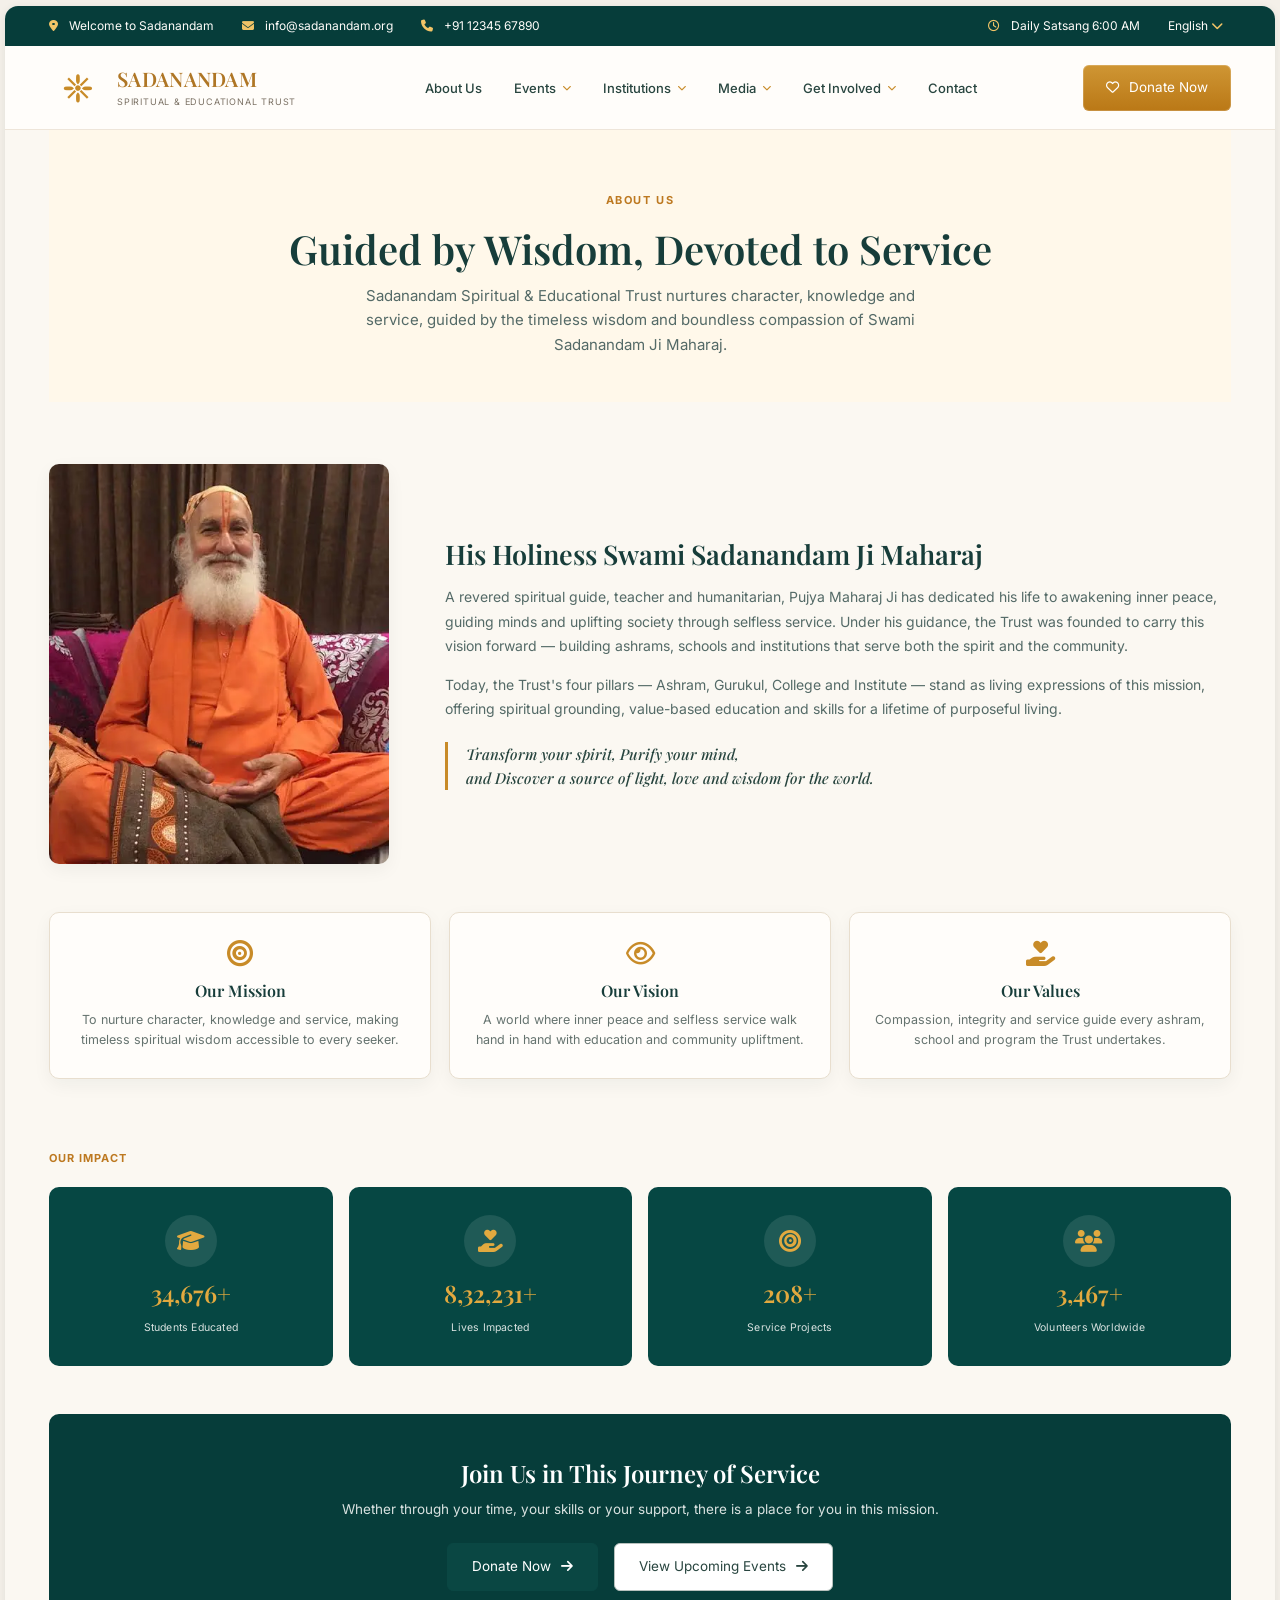
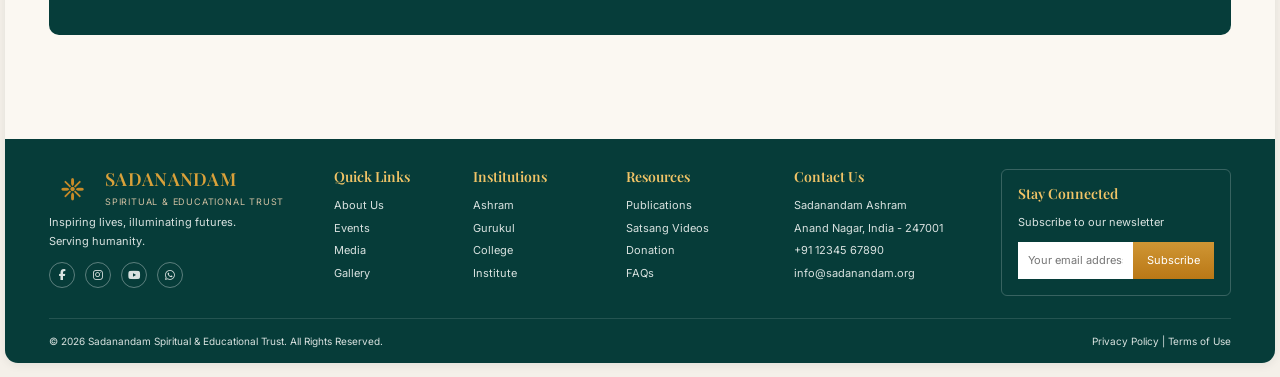
<file: about.html>
<!doctype html>
<html lang="en">
<head>
  <meta charset="utf-8">
  <meta name="viewport" content="width=device-width,initial-scale=1">
  <meta name="theme-color" content="#073f3c">
  <title>About Us | Sadanandam Spiritual &amp; Educational Trust</title>
  <link rel="preconnect" href="https://fonts.googleapis.com">
  <link rel="preconnect" href="https://fonts.gstatic.com" crossorigin>
  <link href="https://fonts.googleapis.com/css2?family=Inter:wght@400;500;600;700&family=Playfair+Display:wght@600;700&display=swap" rel="stylesheet">
  <link rel="stylesheet" href="https://cdnjs.cloudflare.com/ajax/libs/font-awesome/6.7.2/css/all.min.css">
  <link rel="stylesheet" href="styles.css">
</head>
<body>
<div class="loader" id="loader"><span>❈</span></div>

<div class="page-shell">
  <div class="utility desktop-only">
    <div class="shell utility-row">
      <div class="utility-left">
        <span><i class="fa-solid fa-location-dot"></i> Welcome to Sadanandam</span>
        <span><i class="fa-solid fa-envelope"></i> info@sadanandam.org</span>
        <span><i class="fa-solid fa-phone"></i> +91 12345 67890</span>
      </div>
      <div class="utility-right">
        <span><i class="fa-regular fa-clock"></i> Daily Satsang 6:00 AM</span>
        <span>English <i class="fa-solid fa-chevron-down"></i></span>
      </div>
    </div>
  </div>

  <header class="header" id="header">
    <div class="shell header-row">
      <a class="logo" href="index.html">
        <span class="lotus">❈</span>
        <span><b>SADANANDAM</b><small>SPIRITUAL & EDUCATIONAL TRUST</small></span>
      </a>
      <nav id="nav">
        <a href="/about-SadanandMaharajJI">About Us</a>

        <div class="nav-item">
          <button class="nav-link">Events <i class="fa-solid fa-chevron-down"></i></button>
          <div class="dropdown-panel">
            <a href="index.html#events"><i class="fa-solid fa-calendar-days"></i> Upcoming Events</a>
            <a href="past-events.html"><i class="fa-solid fa-clock-rotate-left"></i> Past Events</a>
            <a href="#" class="open-video" data-yt="O46sWjfG96k" data-title="Live Satsang &mdash; Vapi, 21 July 2026" data-desc="Watch the latest recorded satsang of Shri Shri 1008 Sadanand Ji Maharaj, held at Vapi."><i class="fa-solid fa-tower-broadcast"></i> Live Satsang</a>
            <a href="full-calendar.html"><i class="fa-regular fa-calendar"></i> Full Calendar</a>
          </div>
        </div>

        <div class="nav-item">
          <button class="nav-link">Institutions <i class="fa-solid fa-chevron-down"></i></button>
          <div class="mega-panel">
            <div class="mega-col">
              <h4>Education</h4>
              <a href="gurukul.html"><i class="fa-solid fa-book-open"></i> Gurukul</a>
              <a href="college.html"><i class="fa-solid fa-graduation-cap"></i> College</a>
            </div>
            <div class="mega-col">
              <h4>Faith &amp; Skill</h4>
              <a href="ashram.html"><i class="fa-solid fa-place-of-worship"></i> Ashram</a>
              <a href="institute.html"><i class="fa-solid fa-building-columns"></i> Institute</a>
            </div>
            <div class="mega-col mega-feature">
              <img src="assets/saint.webp" alt="Our Institutions">
              <b>One Vision, Four Pillars</b>
              <a href="index.html#institutions">Explore All <i class="fa-solid fa-arrow-right"></i></a>
            </div>
          </div>
        </div>

        <div class="nav-item nav-item--full">
          <button class="nav-link">Media <i class="fa-solid fa-chevron-down"></i></button>
          <div class="full-panel">
            <div class="shell full-panel-inner">
              <a class="full-link" href="photo-gallery.html"><i class="fa-solid fa-images"></i><span>Photo Gallery</span></a>
              <a class="full-link" href="video-library.html"><i class="fa-solid fa-video"></i><span>Video Library</span></a>
              <a class="full-link" href="press-and-news.html"><i class="fa-solid fa-newspaper"></i><span>Press &amp; News</span></a>
              <a class="full-link" href="publications.html"><i class="fa-solid fa-book"></i><span>Publications</span></a>
            </div>
          </div>
        </div>

        <div class="nav-item">
          <button class="nav-link">Get Involved <i class="fa-solid fa-chevron-down"></i></button>
          <div class="cards-panel">
            <a class="menu-card" href="index.html#donation"><span class="menu-card-icon"><i class="fa-solid fa-hand-holding-heart"></i></span><b>Donate</b><p>Support our causes</p></a>
            <a class="menu-card" href="#"><span class="menu-card-icon"><i class="fa-solid fa-hands-holding-child"></i></span><b>Volunteer</b><p>Give your time &amp; skill</p></a>
            <a class="menu-card" href="index.html#events"><span class="menu-card-icon"><i class="fa-solid fa-calendar-check"></i></span><b>Attend</b><p>Join upcoming events</p></a>
          </div>
        </div>

        <a href="contact.html">Contact</a>
      </nav>
      <a class="top-donate desktop-only" href="index.html#donation"><i class="fa-regular fa-heart"></i> Donate Now</a>
      <button class="hamburger" id="hamburger" aria-label="Open menu" aria-expanded="false"><span></span><span></span><span></span></button>
    </div>
  </header>

  <main id="top">
    <section class="about-banner shell reveal">
      <span>ABOUT US</span>
      <h1>Guided by Wisdom, Devoted to Service</h1>
      <p>Sadanandam Spiritual &amp; Educational Trust nurtures character, knowledge and service, guided by the timeless wisdom and boundless compassion of Swami Sadanandam Ji Maharaj.</p>
    </section>

    <div class="content shell">
      <section class="about-page-grid reveal">
        <div class="about-page-photo"><img src="assets/saint.webp" alt="Portrait of Maharaj Ji"></div>
        <div class="about-page-text">
          <h2>His Holiness Swami Sadanandam Ji Maharaj</h2>
          <p>A revered spiritual guide, teacher and humanitarian, Pujya Maharaj Ji has dedicated his life to awakening inner peace, guiding minds and uplifting society through selfless service. Under his guidance, the Trust was founded to carry this vision forward &mdash; building ashrams, schools and institutions that serve both the spirit and the community.</p>
          <p>Today, the Trust's four pillars &mdash; Ashram, Gurukul, College and Institute &mdash; stand as living expressions of this mission, offering spiritual grounding, value-based education and skills for a lifetime of purposeful living.</p>
          <blockquote>Transform your spirit, Purify your mind,<br>and Discover a source of light, love and wisdom for the world.</blockquote>
        </div>
      </section>

      <section class="value-cards reveal">
        <div class="value-card">
          <i class="fa-solid fa-bullseye"></i>
          <h3>Our Mission</h3>
          <p>To nurture character, knowledge and service, making timeless spiritual wisdom accessible to every seeker.</p>
        </div>
        <div class="value-card">
          <i class="fa-regular fa-eye"></i>
          <h3>Our Vision</h3>
          <p>A world where inner peace and selfless service walk hand in hand with education and community upliftment.</p>
        </div>
        <div class="value-card">
          <i class="fa-solid fa-hand-holding-heart"></i>
          <h3>Our Values</h3>
          <p>Compassion, integrity and service guide every ashram, school and program the Trust undertakes.</p>
        </div>
      </section>

      <section class="impact-panel reveal">
        <div class="impact-title">OUR IMPACT</div>
        <div class="impact">
          <div class="impact-card"><span class="impact-icon"><i class="fa-solid fa-graduation-cap"></i></span><b data-count="50000">0</b><small>Students Educated</small></div>
          <div class="impact-card"><span class="impact-icon"><i class="fa-solid fa-hand-holding-heart"></i></span><b data-count="1200000">0</b><small>Lives Impacted</small></div>
          <div class="impact-card"><span class="impact-icon"><i class="fa-solid fa-bullseye"></i></span><b data-count="300">0</b><small>Service Projects</small></div>
          <div class="impact-card"><span class="impact-icon"><i class="fa-solid fa-users"></i></span><b data-count="5000">0</b><small>Volunteers Worldwide</small></div>
        </div>
      </section>

      <section class="about-cta reveal">
        <h2>Join Us in This Journey of Service</h2>
        <p>Whether through your time, your skills or your support, there is a place for you in this mission.</p>
        <div class="hero-actions">
          <a class="primary" href="index.html#donation">Donate Now <i class="fa-solid fa-arrow-right"></i></a>
          <a class="secondary" href="index.html#events">View Upcoming Events <i class="fa-solid fa-arrow-right"></i></a>
        </div>
      </section>
    </div>
  </main>

  <footer class="footer desktop-only" id="footer">
    <div class="shell footer-grid">
      <div class="footer-logo">
        <div class="logo"><span class="lotus">❈</span><span><b>SADANANDAM</b><small>SPIRITUAL & EDUCATIONAL TRUST</small></span></div>
        <p>Inspiring lives, illuminating futures.<br>Serving humanity.</p>
        <div class="social"><i class="fa-brands fa-facebook-f"></i><i class="fa-brands fa-instagram"></i><i class="fa-brands fa-youtube"></i><i class="fa-brands fa-whatsapp"></i></div>
      </div>
      <div><h4>Quick Links</h4><a href="/about-SadanandMaharajJI">About Us</a><a href="index.html#events">Events</a><a href="video-library.html">Media</a><a href="photo-gallery.html">Gallery</a></div>
      <div><h4>Institutions</h4><a href="ashram.html">Ashram</a><a href="gurukul.html">Gurukul</a><a href="college.html">College</a><a href="institute.html">Institute</a></div>
      <div><h4>Resources</h4><a href="publications.html">Publications</a><a href="video-library.html">Satsang Videos</a><a href="index.html#donation">Donation</a><a href="#">FAQs</a></div>
      <div><h4>Contact Us</h4><a href="contact.html">Sadanandam Ashram</a><a href="contact.html">Anand Nagar, India - 247001</a><a href="tel:+911234567890">+91 12345 67890</a><a href="mailto:info@sadanandam.org">info@sadanandam.org</a></div>
      <div class="subscribe"><h4>Stay Connected</h4><p>Subscribe to our newsletter</p><form><input placeholder="Your email address" type="email"><button type="submit">Subscribe</button></form></div>
    </div>
    <div class="shell copyright"><span>© 2026 Sadanandam Spiritual & Educational Trust. All Rights Reserved.</span><span>Privacy Policy | Terms of Use</span></div>
  </footer>
</div>

<a class="mobile-donate mobile-only" href="index.html#donation"><i class="fa-regular fa-heart"></i><span>Donate Now</span><i class="fa-solid fa-arrow-right"></i></a>

<button id="scrollTop" class="scroll-top" aria-label="Scroll to top"><i class="fa-solid fa-arrow-up"></i></button>

<div class="modal" id="modal">
  <div class="modal-box">
    <button id="closeModal"><i class="fa-solid fa-xmark"></i></button>
    <div class="video-embed">
      <iframe id="modalVideoFrame" src="" title="The Path to Inner Peace" allow="accelerometer; autoplay; clipboard-write; encrypted-media; gyroscope; picture-in-picture" allowfullscreen loading="lazy"></iframe>
    </div>
    <h3 id="modalTitle">The Path to Inner Peace</h3>
    <p id="modalDesc">Watch Swami Sadanandam Ji Maharaj's recorded message on the path to inner peace.</p>
  </div>
</div>

<script src="script.js"></script>
</body>
</html>
</file>
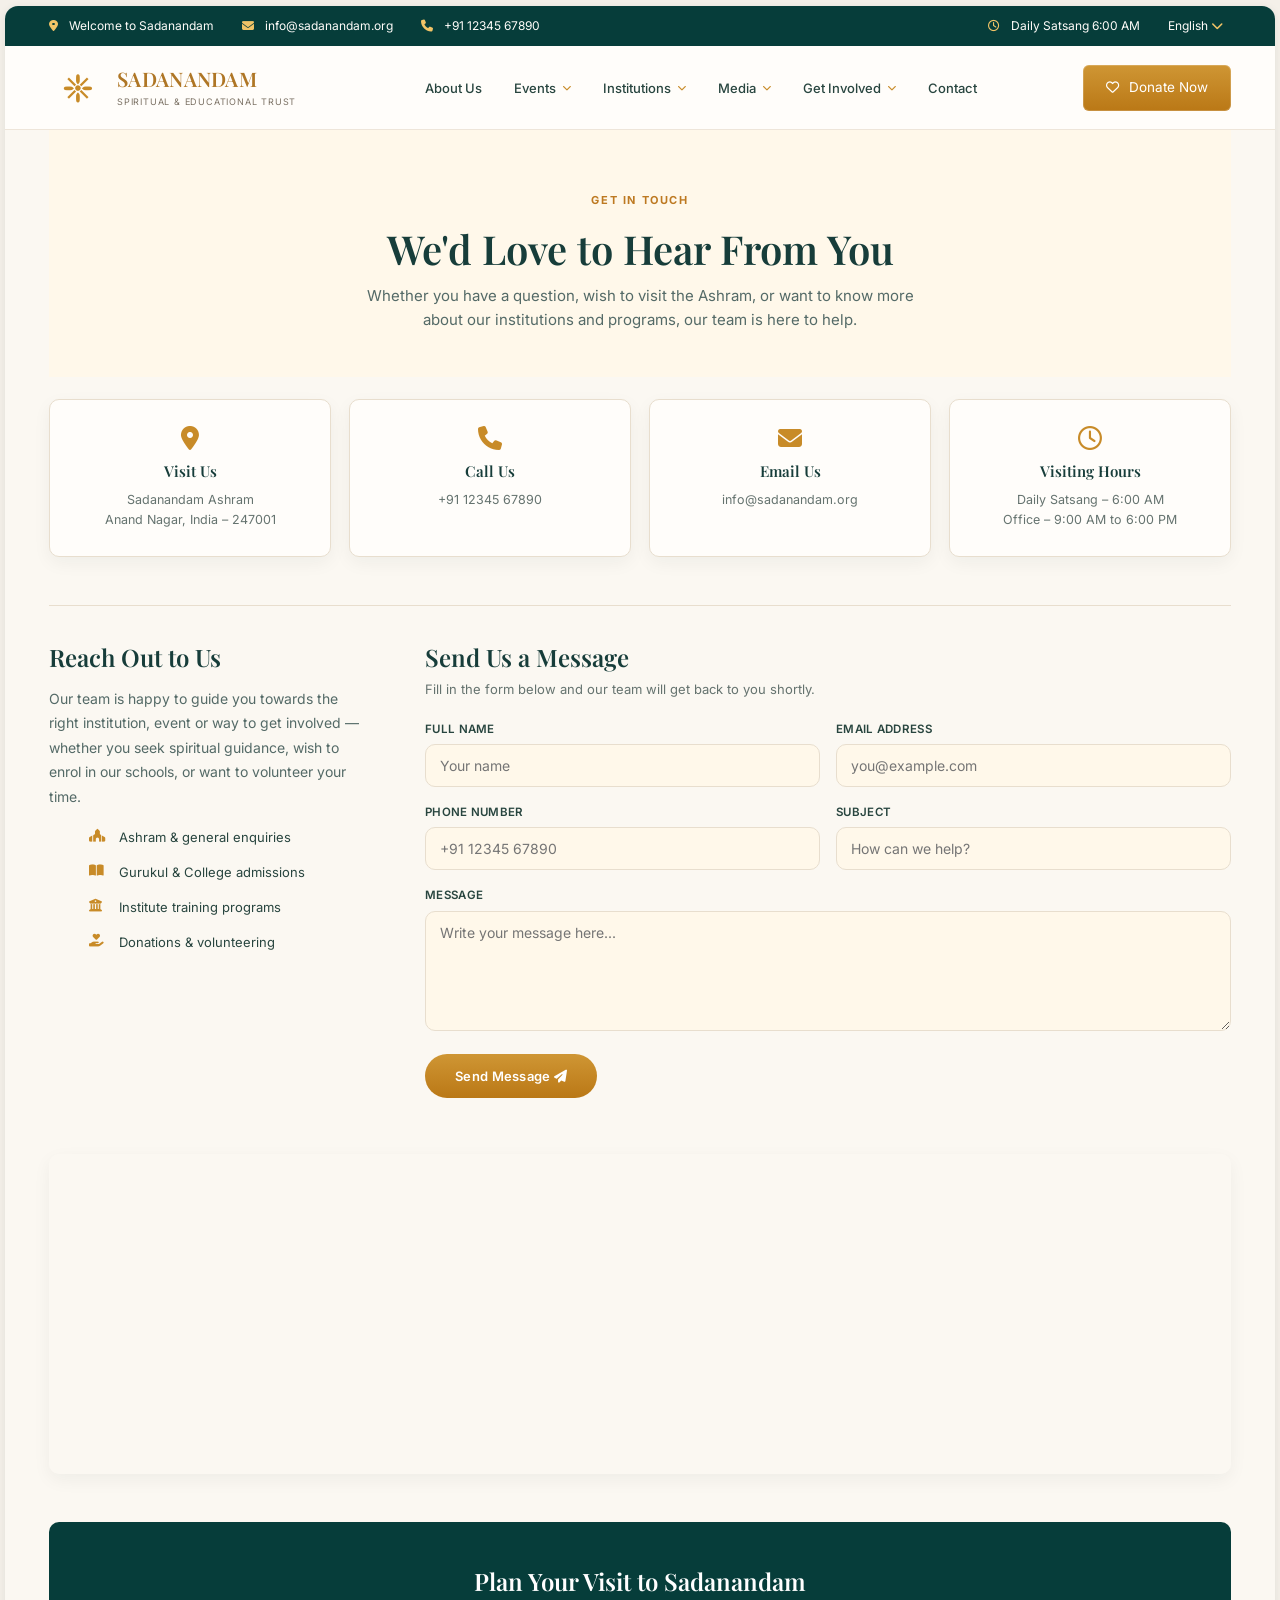
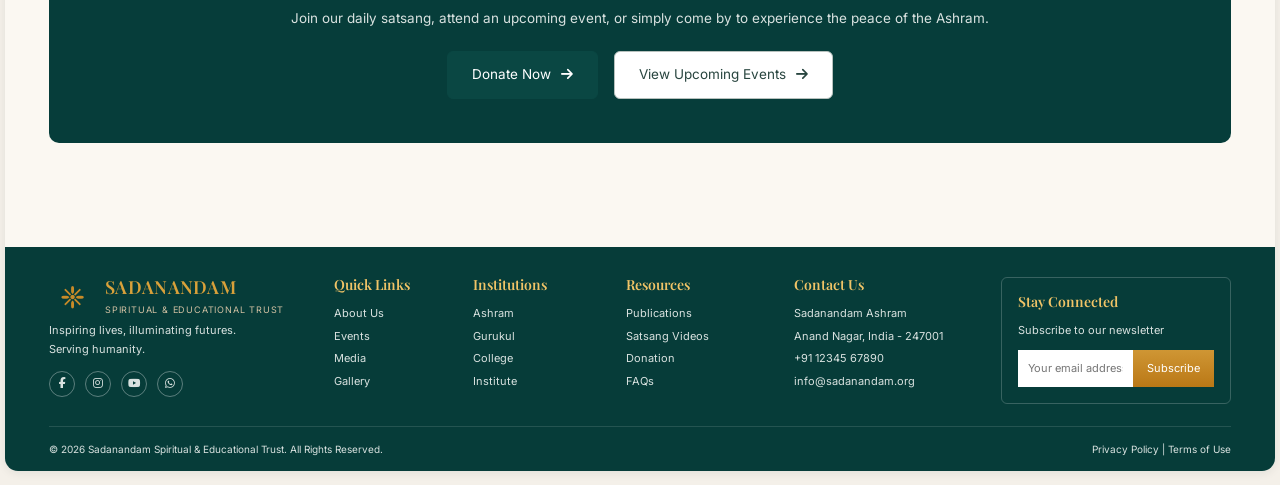
<file: contact.html>
<!doctype html>
<html lang="en">
<head>
  <meta charset="utf-8">
  <meta name="viewport" content="width=device-width,initial-scale=1">
  <meta name="theme-color" content="#073f3c">
  <title>Contact Us | Sadanandam Spiritual &amp; Educational Trust</title>
  <link rel="preconnect" href="https://fonts.googleapis.com">
  <link rel="preconnect" href="https://fonts.gstatic.com" crossorigin>
  <link href="https://fonts.googleapis.com/css2?family=Inter:wght@400;500;600;700&family=Playfair+Display:wght@600;700&display=swap" rel="stylesheet">
  <link rel="stylesheet" href="https://cdnjs.cloudflare.com/ajax/libs/font-awesome/6.7.2/css/all.min.css">
  <link rel="stylesheet" href="styles.css">
</head>
<body>
<div class="loader" id="loader"><span>❈</span></div>

<div class="page-shell">
  <div class="utility desktop-only">
    <div class="shell utility-row">
      <div class="utility-left">
        <span><i class="fa-solid fa-location-dot"></i> Welcome to Sadanandam</span>
        <span><i class="fa-solid fa-envelope"></i> info@sadanandam.org</span>
        <span><i class="fa-solid fa-phone"></i> +91 12345 67890</span>
      </div>
      <div class="utility-right">
        <span><i class="fa-regular fa-clock"></i> Daily Satsang 6:00 AM</span>
        <span>English <i class="fa-solid fa-chevron-down"></i></span>
      </div>
    </div>
  </div>

  <header class="header" id="header">
    <div class="shell header-row">
      <a class="logo" href="index.html">
        <span class="lotus">❈</span>
        <span><b>SADANANDAM</b><small>SPIRITUAL & EDUCATIONAL TRUST</small></span>
      </a>
      <nav id="nav">
        <a href="/about-SadanandMaharajJI">About Us</a>

        <div class="nav-item">
          <button class="nav-link">Events <i class="fa-solid fa-chevron-down"></i></button>
          <div class="dropdown-panel">
            <a href="index.html#events"><i class="fa-solid fa-calendar-days"></i> Upcoming Events</a>
            <a href="past-events.html"><i class="fa-solid fa-clock-rotate-left"></i> Past Events</a>
            <a href="#" class="open-video" data-yt="O46sWjfG96k" data-title="Live Satsang &mdash; Vapi, 21 July 2026" data-desc="Watch the latest recorded satsang of Shri Shri 1008 Sadanand Ji Maharaj, held at Vapi."><i class="fa-solid fa-tower-broadcast"></i> Live Satsang</a>
            <a href="full-calendar.html"><i class="fa-regular fa-calendar"></i> Full Calendar</a>
          </div>
        </div>

        <div class="nav-item">
          <button class="nav-link">Institutions <i class="fa-solid fa-chevron-down"></i></button>
          <div class="mega-panel">
            <div class="mega-col">
              <h4>Education</h4>
              <a href="gurukul.html"><i class="fa-solid fa-book-open"></i> Gurukul</a>
              <a href="college.html"><i class="fa-solid fa-graduation-cap"></i> College</a>
            </div>
            <div class="mega-col">
              <h4>Faith &amp; Skill</h4>
              <a href="ashram.html"><i class="fa-solid fa-place-of-worship"></i> Ashram</a>
              <a href="institute.html"><i class="fa-solid fa-building-columns"></i> Institute</a>
            </div>
            <div class="mega-col mega-feature">
              <img src="assets/saint.webp" alt="Our Institutions">
              <b>One Vision, Four Pillars</b>
              <a href="index.html#institutions">Explore All <i class="fa-solid fa-arrow-right"></i></a>
            </div>
          </div>
        </div>

        <div class="nav-item nav-item--full">
          <button class="nav-link">Media <i class="fa-solid fa-chevron-down"></i></button>
          <div class="full-panel">
            <div class="shell full-panel-inner">
              <a class="full-link" href="photo-gallery.html"><i class="fa-solid fa-images"></i><span>Photo Gallery</span></a>
              <a class="full-link" href="video-library.html"><i class="fa-solid fa-video"></i><span>Video Library</span></a>
              <a class="full-link" href="press-and-news.html"><i class="fa-solid fa-newspaper"></i><span>Press &amp; News</span></a>
              <a class="full-link" href="publications.html"><i class="fa-solid fa-book"></i><span>Publications</span></a>
            </div>
          </div>
        </div>

        <div class="nav-item">
          <button class="nav-link">Get Involved <i class="fa-solid fa-chevron-down"></i></button>
          <div class="cards-panel">
            <a class="menu-card" href="index.html#donation"><span class="menu-card-icon"><i class="fa-solid fa-hand-holding-heart"></i></span><b>Donate</b><p>Support our causes</p></a>
            <a class="menu-card" href="#"><span class="menu-card-icon"><i class="fa-solid fa-hands-holding-child"></i></span><b>Volunteer</b><p>Give your time &amp; skill</p></a>
            <a class="menu-card" href="index.html#events"><span class="menu-card-icon"><i class="fa-solid fa-calendar-check"></i></span><b>Attend</b><p>Join upcoming events</p></a>
          </div>
        </div>

        <a href="contact.html">Contact</a>
      </nav>
      <a class="top-donate desktop-only" href="index.html#donation"><i class="fa-regular fa-heart"></i> Donate Now</a>
      <button class="hamburger" id="hamburger" aria-label="Open menu" aria-expanded="false"><span></span><span></span><span></span></button>
    </div>
  </header>

  <main id="top">
    <section class="about-banner shell reveal">
      <span>GET IN TOUCH</span>
      <h1>We'd Love to Hear From You</h1>
      <p>Whether you have a question, wish to visit the Ashram, or want to know more about our institutions and programs, our team is here to help.</p>
    </section>

    <div class="content shell">
      <section class="contact-cards reveal">
        <div class="contact-card">
          <i class="fa-solid fa-location-dot"></i>
          <h3>Visit Us</h3>
          <p>Sadanandam Ashram<br>Anand Nagar, India &ndash; 247001</p>
        </div>
        <div class="contact-card">
          <i class="fa-solid fa-phone"></i>
          <h3>Call Us</h3>
          <p><a href="tel:+911234567890">+91 12345 67890</a></p>
        </div>
        <div class="contact-card">
          <i class="fa-solid fa-envelope"></i>
          <h3>Email Us</h3>
          <p><a href="mailto:info@sadanandam.org">info@sadanandam.org</a></p>
        </div>
        <div class="contact-card">
          <i class="fa-regular fa-clock"></i>
          <h3>Visiting Hours</h3>
          <p>Daily Satsang &ndash; 6:00 AM<br>Office &ndash; 9:00 AM to 6:00 PM</p>
        </div>
      </section>

      <section class="contact-panel reveal">
        <div class="contact-info">
          <h2>Reach Out to Us</h2>
          <p>Our team is happy to guide you towards the right institution, event or way to get involved &mdash; whether you seek spiritual guidance, wish to enrol in our schools, or want to volunteer your time.</p>
          <ul class="contact-info-list">
            <li><i class="fa-solid fa-place-of-worship"></i> Ashram &amp; general enquiries</li>
            <li><i class="fa-solid fa-book-open"></i> Gurukul &amp; College admissions</li>
            <li><i class="fa-solid fa-building-columns"></i> Institute training programs</li>
            <li><i class="fa-solid fa-hand-holding-heart"></i> Donations &amp; volunteering</li>
          </ul>
        </div>
        <div class="contact-form-wrap">
          <h2>Send Us a Message</h2>
          <p>Fill in the form below and our team will get back to you shortly.</p>
          <form class="contact-form">
            <div>
              <label for="cf-name">Full Name</label>
              <input id="cf-name" type="text" placeholder="Your name" required>
            </div>
            <div>
              <label for="cf-email">Email Address</label>
              <input id="cf-email" type="email" placeholder="you@example.com" required>
            </div>
            <div>
              <label for="cf-phone">Phone Number</label>
              <input id="cf-phone" type="tel" placeholder="+91 12345 67890">
            </div>
            <div>
              <label for="cf-subject">Subject</label>
              <input id="cf-subject" type="text" placeholder="How can we help?">
            </div>
            <div class="full">
              <label for="cf-message">Message</label>
              <textarea id="cf-message" placeholder="Write your message here..." required></textarea>
            </div>
            <button type="submit">Send Message <i class="fa-solid fa-paper-plane"></i></button>
          </form>
        </div>
      </section>

      <section class="contact-map reveal">
        <iframe src="https://www.google.com/maps?q=Anand%20Nagar%2C%20India&output=embed" title="Sadanandam Ashram Location" loading="lazy" referrerpolicy="no-referrer-when-downgrade"></iframe>
      </section>

      <section class="about-cta reveal">
        <h2>Plan Your Visit to Sadanandam</h2>
        <p>Join our daily satsang, attend an upcoming event, or simply come by to experience the peace of the Ashram.</p>
        <div class="hero-actions">
          <a class="primary" href="index.html#donation">Donate Now <i class="fa-solid fa-arrow-right"></i></a>
          <a class="secondary" href="index.html#events">View Upcoming Events <i class="fa-solid fa-arrow-right"></i></a>
        </div>
      </section>
    </div>
  </main>

  <footer class="footer desktop-only" id="footer">
    <div class="shell footer-grid">
      <div class="footer-logo">
        <div class="logo"><span class="lotus">❈</span><span><b>SADANANDAM</b><small>SPIRITUAL & EDUCATIONAL TRUST</small></span></div>
        <p>Inspiring lives, illuminating futures.<br>Serving humanity.</p>
        <div class="social"><i class="fa-brands fa-facebook-f"></i><i class="fa-brands fa-instagram"></i><i class="fa-brands fa-youtube"></i><i class="fa-brands fa-whatsapp"></i></div>
      </div>
      <div><h4>Quick Links</h4><a href="/about-SadanandMaharajJI">About Us</a><a href="index.html#events">Events</a><a href="video-library.html">Media</a><a href="photo-gallery.html">Gallery</a></div>
      <div><h4>Institutions</h4><a href="ashram.html">Ashram</a><a href="gurukul.html">Gurukul</a><a href="college.html">College</a><a href="institute.html">Institute</a></div>
      <div><h4>Resources</h4><a href="publications.html">Publications</a><a href="video-library.html">Satsang Videos</a><a href="index.html#donation">Donation</a><a href="#">FAQs</a></div>
      <div><h4>Contact Us</h4><a href="contact.html">Sadanandam Ashram</a><a href="contact.html">Anand Nagar, India - 247001</a><a href="tel:+911234567890">+91 12345 67890</a><a href="mailto:info@sadanandam.org">info@sadanandam.org</a></div>
      <div class="subscribe"><h4>Stay Connected</h4><p>Subscribe to our newsletter</p><form><input placeholder="Your email address" type="email"><button type="submit">Subscribe</button></form></div>
    </div>
    <div class="shell copyright"><span>© 2026 Sadanandam Spiritual & Educational Trust. All Rights Reserved.</span><span>Privacy Policy | Terms of Use</span></div>
  </footer>
</div>

<a class="mobile-donate mobile-only" href="index.html#donation"><i class="fa-regular fa-heart"></i><span>Donate Now</span><i class="fa-solid fa-arrow-right"></i></a>

<button id="scrollTop" class="scroll-top" aria-label="Scroll to top"><i class="fa-solid fa-arrow-up"></i></button>

<div class="modal" id="modal">
  <div class="modal-box">
    <button id="closeModal"><i class="fa-solid fa-xmark"></i></button>
    <div class="video-embed">
      <iframe id="modalVideoFrame" src="" title="The Path to Inner Peace" allow="accelerometer; autoplay; clipboard-write; encrypted-media; gyroscope; picture-in-picture" allowfullscreen loading="lazy"></iframe>
    </div>
    <h3 id="modalTitle">The Path to Inner Peace</h3>
    <p id="modalDesc">Watch Swami Sadanandam Ji Maharaj's recorded message on the path to inner peace.</p>
  </div>
</div>

<script src="script.js"></script>
</body>
</html>
</file>
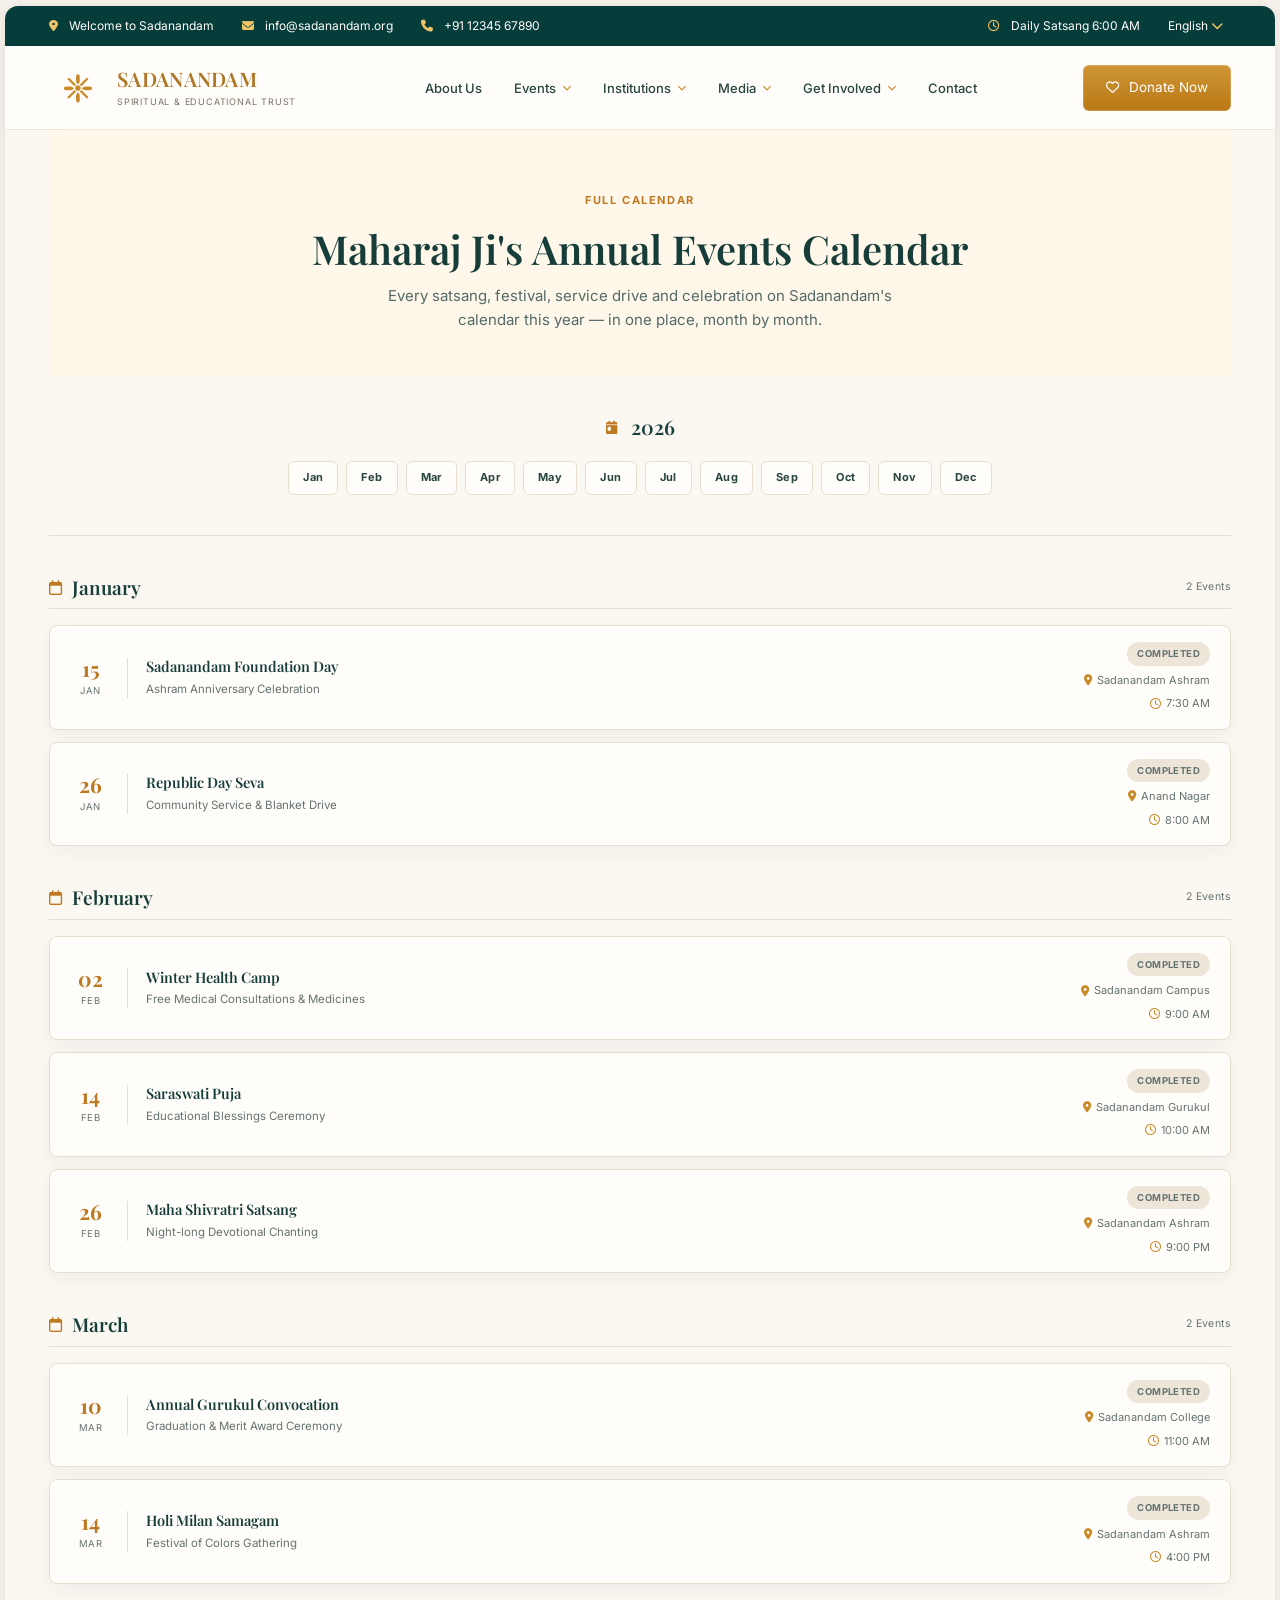
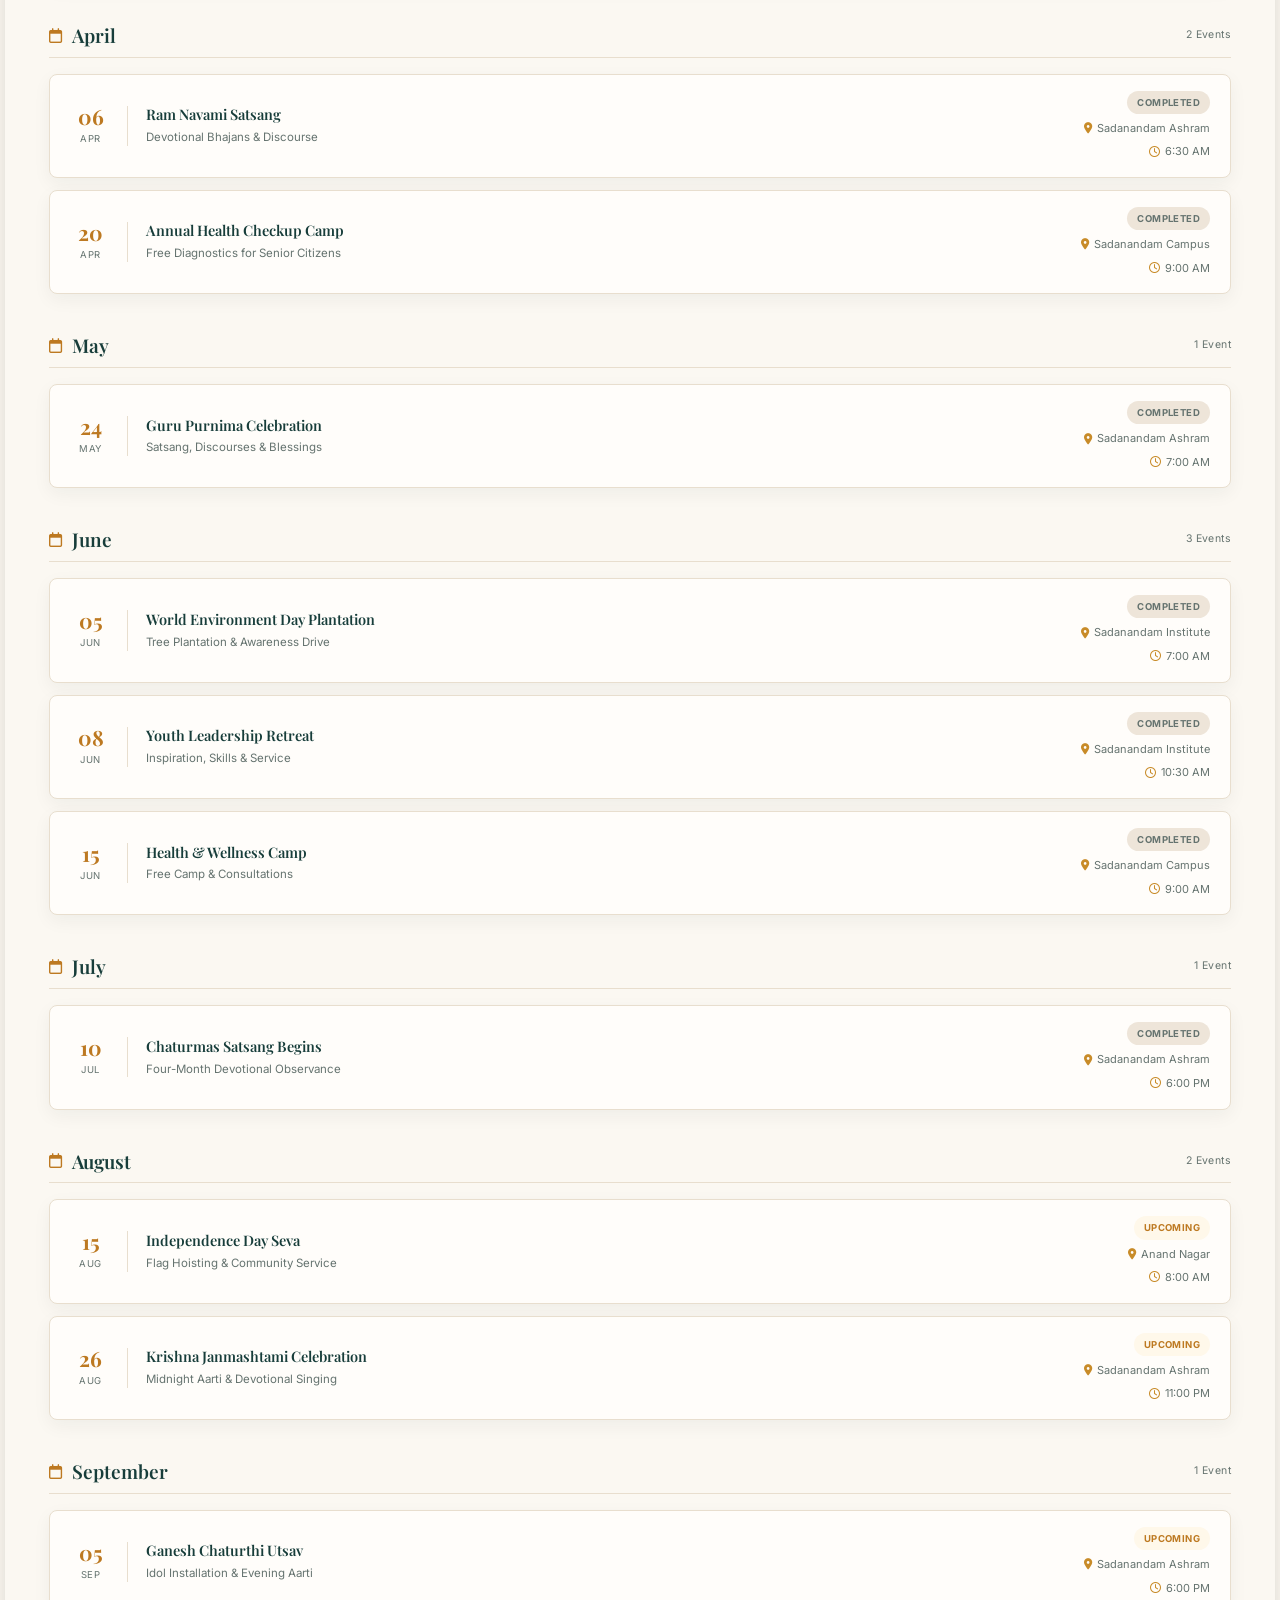
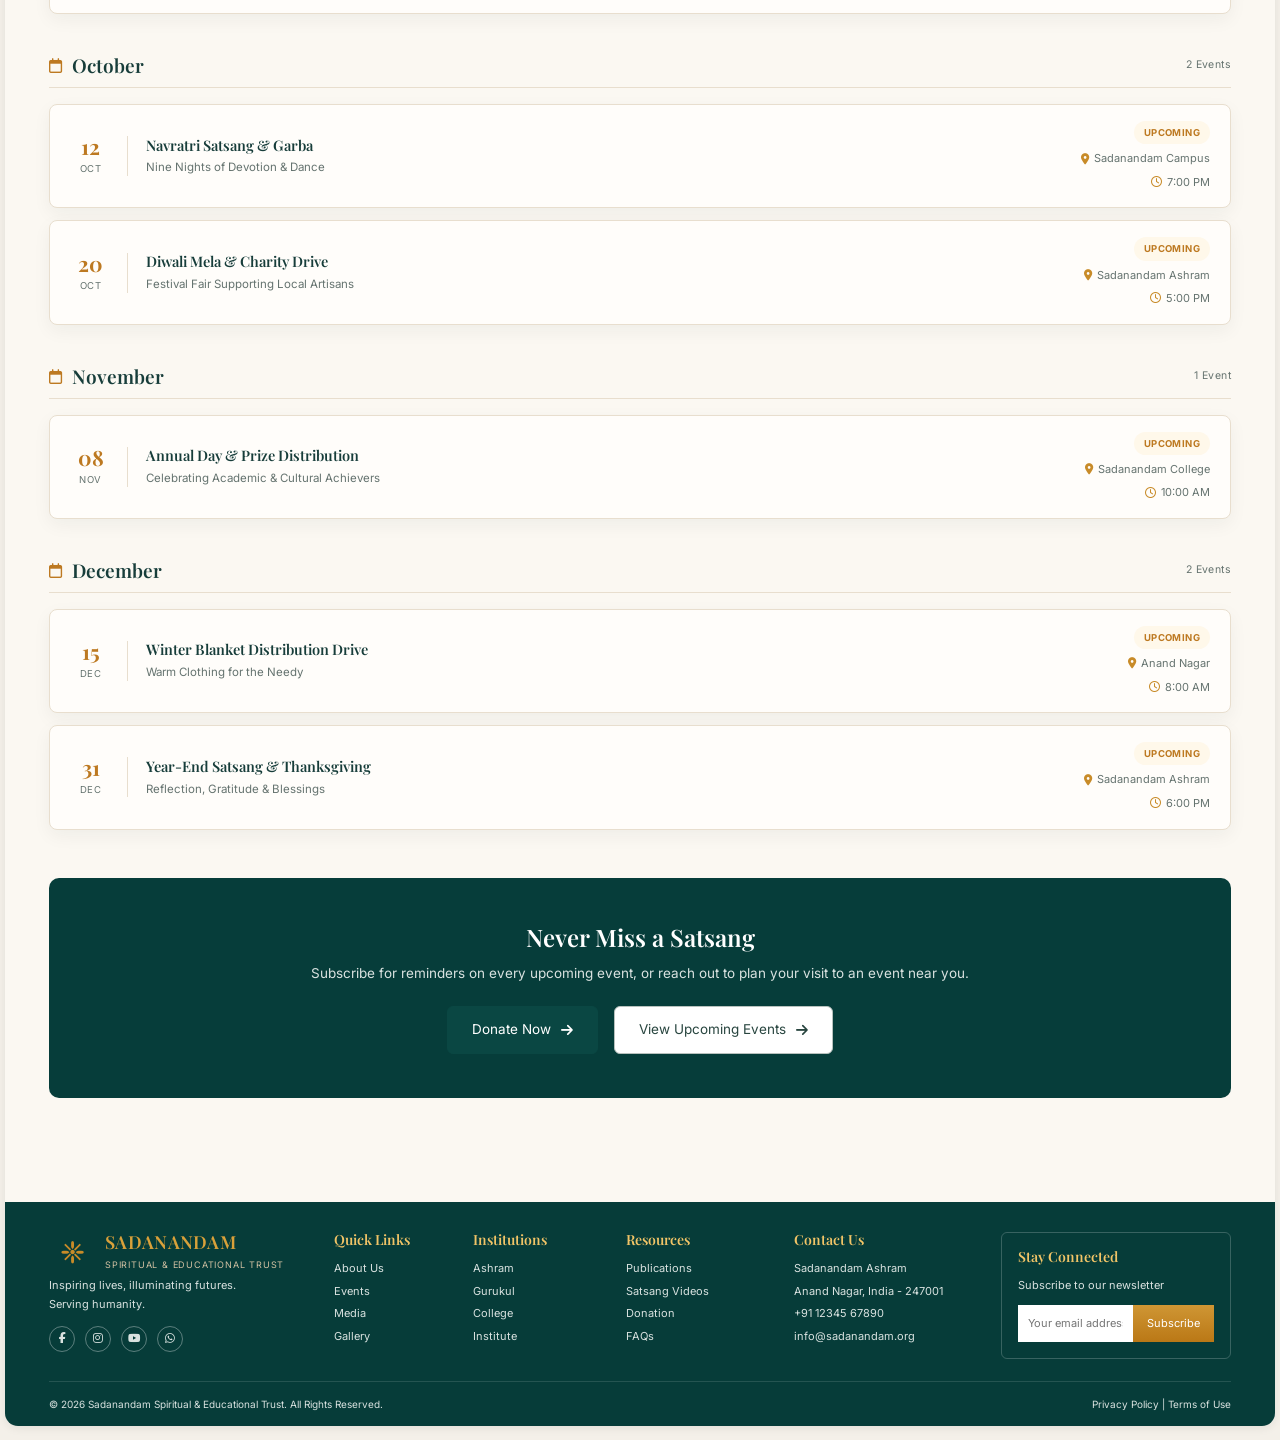
<file: full-calendar.html>
<!doctype html>
<html lang="en">
<head>
  <meta charset="utf-8">
  <meta name="viewport" content="width=device-width,initial-scale=1">
  <meta name="theme-color" content="#073f3c">
  <title>Full Calendar | Sadanandam Spiritual &amp; Educational Trust</title>
  <link rel="preconnect" href="https://fonts.googleapis.com">
  <link rel="preconnect" href="https://fonts.gstatic.com" crossorigin>
  <link href="https://fonts.googleapis.com/css2?family=Inter:wght@400;500;600;700&family=Playfair+Display:wght@600;700&display=swap" rel="stylesheet">
  <link rel="stylesheet" href="https://cdnjs.cloudflare.com/ajax/libs/font-awesome/6.7.2/css/all.min.css">
  <link rel="stylesheet" href="styles.css">
</head>
<body>
<div class="loader" id="loader"><span>❈</span></div>

<div class="page-shell">
  <div class="utility desktop-only">
    <div class="shell utility-row">
      <div class="utility-left">
        <span><i class="fa-solid fa-location-dot"></i> Welcome to Sadanandam</span>
        <span><i class="fa-solid fa-envelope"></i> info@sadanandam.org</span>
        <span><i class="fa-solid fa-phone"></i> +91 12345 67890</span>
      </div>
      <div class="utility-right">
        <span><i class="fa-regular fa-clock"></i> Daily Satsang 6:00 AM</span>
        <span>English <i class="fa-solid fa-chevron-down"></i></span>
      </div>
    </div>
  </div>

  <header class="header" id="header">
    <div class="shell header-row">
      <a class="logo" href="index.html">
        <span class="lotus">❈</span>
        <span><b>SADANANDAM</b><small>SPIRITUAL & EDUCATIONAL TRUST</small></span>
      </a>
      <nav id="nav">
        <a href="/about-SadanandMaharajJI">About Us</a>

        <div class="nav-item">
          <button class="nav-link">Events <i class="fa-solid fa-chevron-down"></i></button>
          <div class="dropdown-panel">
            <a href="index.html#events"><i class="fa-solid fa-calendar-days"></i> Upcoming Events</a>
            <a href="past-events.html"><i class="fa-solid fa-clock-rotate-left"></i> Past Events</a>
            <a href="#" class="open-video" data-yt="O46sWjfG96k" data-title="Live Satsang &mdash; Vapi, 21 July 2026" data-desc="Watch the latest recorded satsang of Shri Shri 1008 Sadanand Ji Maharaj, held at Vapi."><i class="fa-solid fa-tower-broadcast"></i> Live Satsang</a>
            <a href="full-calendar.html"><i class="fa-regular fa-calendar"></i> Full Calendar</a>
          </div>
        </div>

        <div class="nav-item">
          <button class="nav-link">Institutions <i class="fa-solid fa-chevron-down"></i></button>
          <div class="mega-panel">
            <div class="mega-col">
              <h4>Education</h4>
              <a href="gurukul.html"><i class="fa-solid fa-book-open"></i> Gurukul</a>
              <a href="college.html"><i class="fa-solid fa-graduation-cap"></i> College</a>
            </div>
            <div class="mega-col">
              <h4>Faith &amp; Skill</h4>
              <a href="ashram.html"><i class="fa-solid fa-place-of-worship"></i> Ashram</a>
              <a href="institute.html"><i class="fa-solid fa-building-columns"></i> Institute</a>
            </div>
            <div class="mega-col mega-feature">
              <img src="assets/saint.webp" alt="Our Institutions">
              <b>One Vision, Four Pillars</b>
              <a href="index.html#institutions">Explore All <i class="fa-solid fa-arrow-right"></i></a>
            </div>
          </div>
        </div>

        <div class="nav-item nav-item--full">
          <button class="nav-link">Media <i class="fa-solid fa-chevron-down"></i></button>
          <div class="full-panel">
            <div class="shell full-panel-inner">
              <a class="full-link" href="photo-gallery.html"><i class="fa-solid fa-images"></i><span>Photo Gallery</span></a>
              <a class="full-link" href="video-library.html"><i class="fa-solid fa-video"></i><span>Video Library</span></a>
              <a class="full-link" href="press-and-news.html"><i class="fa-solid fa-newspaper"></i><span>Press &amp; News</span></a>
              <a class="full-link" href="publications.html"><i class="fa-solid fa-book"></i><span>Publications</span></a>
            </div>
          </div>
        </div>

        <div class="nav-item">
          <button class="nav-link">Get Involved <i class="fa-solid fa-chevron-down"></i></button>
          <div class="cards-panel">
            <a class="menu-card" href="index.html#donation"><span class="menu-card-icon"><i class="fa-solid fa-hand-holding-heart"></i></span><b>Donate</b><p>Support our causes</p></a>
            <a class="menu-card" href="#"><span class="menu-card-icon"><i class="fa-solid fa-hands-holding-child"></i></span><b>Volunteer</b><p>Give your time &amp; skill</p></a>
            <a class="menu-card" href="index.html#events"><span class="menu-card-icon"><i class="fa-solid fa-calendar-check"></i></span><b>Attend</b><p>Join upcoming events</p></a>
          </div>
        </div>

        <a href="contact.html">Contact</a>
      </nav>
      <a class="top-donate desktop-only" href="index.html#donation"><i class="fa-regular fa-heart"></i> Donate Now</a>
      <button class="hamburger" id="hamburger" aria-label="Open menu" aria-expanded="false"><span></span><span></span><span></span></button>
    </div>
  </header>

  <main id="top">
    <section class="about-banner shell reveal">
      <span>FULL CALENDAR</span>
      <h1>Maharaj Ji's Annual Events Calendar</h1>
      <p>Every satsang, festival, service drive and celebration on Sadanandam's calendar this year &mdash; in one place, month by month.</p>
    </section>

    <div class="content shell">
      <div class="cal-year-bar"><i class="fa-solid fa-calendar-day"></i><span>2026</span></div>
      <nav class="cal-jump" aria-label="Jump to month">
        <a href="#cal-jan">Jan</a><a href="#cal-feb">Feb</a><a href="#cal-mar">Mar</a><a href="#cal-apr">Apr</a>
        <a href="#cal-may">May</a><a href="#cal-jun">Jun</a><a href="#cal-jul">Jul</a><a href="#cal-aug">Aug</a>
        <a href="#cal-sep">Sep</a><a href="#cal-oct">Oct</a><a href="#cal-nov">Nov</a><a href="#cal-dec">Dec</a>
      </nav>

      <section class="cal-month reveal" id="cal-jan">
        <div class="cal-month-head"><i class="fa-regular fa-calendar"></i><h3>January</h3><small>2 Events</small></div>
        <div class="cal-list">
          <div class="cal-row">
            <div class="cal-date"><b>15</b><small>JAN</small></div>
            <div class="cal-info"><h4>Sadanandam Foundation Day</h4><p>Ashram Anniversary Celebration</p></div>
            <div class="cal-meta">
              <span class="cal-tag cal-tag--past">Completed</span>
              <span><i class="fa-solid fa-location-dot"></i> Sadanandam Ashram</span>
              <span><i class="fa-regular fa-clock"></i> 7:30 AM</span>
            </div>
          </div>
          <div class="cal-row">
            <div class="cal-date"><b>26</b><small>JAN</small></div>
            <div class="cal-info"><h4>Republic Day Seva</h4><p>Community Service &amp; Blanket Drive</p></div>
            <div class="cal-meta">
              <span class="cal-tag cal-tag--past">Completed</span>
              <span><i class="fa-solid fa-location-dot"></i> Anand Nagar</span>
              <span><i class="fa-regular fa-clock"></i> 8:00 AM</span>
            </div>
          </div>
        </div>
      </section>

      <section class="cal-month reveal" id="cal-feb">
        <div class="cal-month-head"><i class="fa-regular fa-calendar"></i><h3>February</h3><small>2 Events</small></div>
        <div class="cal-list">
          <div class="cal-row">
            <div class="cal-date"><b>02</b><small>FEB</small></div>
            <div class="cal-info"><h4>Winter Health Camp</h4><p>Free Medical Consultations &amp; Medicines</p></div>
            <div class="cal-meta">
              <span class="cal-tag cal-tag--past">Completed</span>
              <span><i class="fa-solid fa-location-dot"></i> Sadanandam Campus</span>
              <span><i class="fa-regular fa-clock"></i> 9:00 AM</span>
            </div>
          </div>
          <div class="cal-row">
            <div class="cal-date"><b>14</b><small>FEB</small></div>
            <div class="cal-info"><h4>Saraswati Puja</h4><p>Educational Blessings Ceremony</p></div>
            <div class="cal-meta">
              <span class="cal-tag cal-tag--past">Completed</span>
              <span><i class="fa-solid fa-location-dot"></i> Sadanandam Gurukul</span>
              <span><i class="fa-regular fa-clock"></i> 10:00 AM</span>
            </div>
          </div>
          <div class="cal-row">
            <div class="cal-date"><b>26</b><small>FEB</small></div>
            <div class="cal-info"><h4>Maha Shivratri Satsang</h4><p>Night-long Devotional Chanting</p></div>
            <div class="cal-meta">
              <span class="cal-tag cal-tag--past">Completed</span>
              <span><i class="fa-solid fa-location-dot"></i> Sadanandam Ashram</span>
              <span><i class="fa-regular fa-clock"></i> 9:00 PM</span>
            </div>
          </div>
        </div>
      </section>

      <section class="cal-month reveal" id="cal-mar">
        <div class="cal-month-head"><i class="fa-regular fa-calendar"></i><h3>March</h3><small>2 Events</small></div>
        <div class="cal-list">
          <div class="cal-row">
            <div class="cal-date"><b>10</b><small>MAR</small></div>
            <div class="cal-info"><h4>Annual Gurukul Convocation</h4><p>Graduation &amp; Merit Award Ceremony</p></div>
            <div class="cal-meta">
              <span class="cal-tag cal-tag--past">Completed</span>
              <span><i class="fa-solid fa-location-dot"></i> Sadanandam College</span>
              <span><i class="fa-regular fa-clock"></i> 11:00 AM</span>
            </div>
          </div>
          <div class="cal-row">
            <div class="cal-date"><b>14</b><small>MAR</small></div>
            <div class="cal-info"><h4>Holi Milan Samagam</h4><p>Festival of Colors Gathering</p></div>
            <div class="cal-meta">
              <span class="cal-tag cal-tag--past">Completed</span>
              <span><i class="fa-solid fa-location-dot"></i> Sadanandam Ashram</span>
              <span><i class="fa-regular fa-clock"></i> 4:00 PM</span>
            </div>
          </div>
        </div>
      </section>

      <section class="cal-month reveal" id="cal-apr">
        <div class="cal-month-head"><i class="fa-regular fa-calendar"></i><h3>April</h3><small>2 Events</small></div>
        <div class="cal-list">
          <div class="cal-row">
            <div class="cal-date"><b>06</b><small>APR</small></div>
            <div class="cal-info"><h4>Ram Navami Satsang</h4><p>Devotional Bhajans &amp; Discourse</p></div>
            <div class="cal-meta">
              <span class="cal-tag cal-tag--past">Completed</span>
              <span><i class="fa-solid fa-location-dot"></i> Sadanandam Ashram</span>
              <span><i class="fa-regular fa-clock"></i> 6:30 AM</span>
            </div>
          </div>
          <div class="cal-row">
            <div class="cal-date"><b>20</b><small>APR</small></div>
            <div class="cal-info"><h4>Annual Health Checkup Camp</h4><p>Free Diagnostics for Senior Citizens</p></div>
            <div class="cal-meta">
              <span class="cal-tag cal-tag--past">Completed</span>
              <span><i class="fa-solid fa-location-dot"></i> Sadanandam Campus</span>
              <span><i class="fa-regular fa-clock"></i> 9:00 AM</span>
            </div>
          </div>
        </div>
      </section>

      <section class="cal-month reveal" id="cal-may">
        <div class="cal-month-head"><i class="fa-regular fa-calendar"></i><h3>May</h3><small>1 Event</small></div>
        <div class="cal-list">
          <div class="cal-row">
            <div class="cal-date"><b>24</b><small>MAY</small></div>
            <div class="cal-info"><h4>Guru Purnima Celebration</h4><p>Satsang, Discourses &amp; Blessings</p></div>
            <div class="cal-meta">
              <span class="cal-tag cal-tag--past">Completed</span>
              <span><i class="fa-solid fa-location-dot"></i> Sadanandam Ashram</span>
              <span><i class="fa-regular fa-clock"></i> 7:00 AM</span>
            </div>
          </div>
        </div>
      </section>

      <section class="cal-month reveal" id="cal-jun">
        <div class="cal-month-head"><i class="fa-regular fa-calendar"></i><h3>June</h3><small>3 Events</small></div>
        <div class="cal-list">
          <div class="cal-row">
            <div class="cal-date"><b>05</b><small>JUN</small></div>
            <div class="cal-info"><h4>World Environment Day Plantation</h4><p>Tree Plantation &amp; Awareness Drive</p></div>
            <div class="cal-meta">
              <span class="cal-tag cal-tag--past">Completed</span>
              <span><i class="fa-solid fa-location-dot"></i> Sadanandam Institute</span>
              <span><i class="fa-regular fa-clock"></i> 7:00 AM</span>
            </div>
          </div>
          <div class="cal-row">
            <div class="cal-date"><b>08</b><small>JUN</small></div>
            <div class="cal-info"><h4>Youth Leadership Retreat</h4><p>Inspiration, Skills &amp; Service</p></div>
            <div class="cal-meta">
              <span class="cal-tag cal-tag--past">Completed</span>
              <span><i class="fa-solid fa-location-dot"></i> Sadanandam Institute</span>
              <span><i class="fa-regular fa-clock"></i> 10:30 AM</span>
            </div>
          </div>
          <div class="cal-row">
            <div class="cal-date"><b>15</b><small>JUN</small></div>
            <div class="cal-info"><h4>Health &amp; Wellness Camp</h4><p>Free Camp &amp; Consultations</p></div>
            <div class="cal-meta">
              <span class="cal-tag cal-tag--past">Completed</span>
              <span><i class="fa-solid fa-location-dot"></i> Sadanandam Campus</span>
              <span><i class="fa-regular fa-clock"></i> 9:00 AM</span>
            </div>
          </div>
        </div>
      </section>

      <section class="cal-month reveal" id="cal-jul">
        <div class="cal-month-head"><i class="fa-regular fa-calendar"></i><h3>July</h3><small>1 Event</small></div>
        <div class="cal-list">
          <div class="cal-row">
            <div class="cal-date"><b>10</b><small>JUL</small></div>
            <div class="cal-info"><h4>Chaturmas Satsang Begins</h4><p>Four-Month Devotional Observance</p></div>
            <div class="cal-meta">
              <span class="cal-tag cal-tag--past">Completed</span>
              <span><i class="fa-solid fa-location-dot"></i> Sadanandam Ashram</span>
              <span><i class="fa-regular fa-clock"></i> 6:00 PM</span>
            </div>
          </div>
        </div>
      </section>

      <section class="cal-month reveal" id="cal-aug">
        <div class="cal-month-head"><i class="fa-regular fa-calendar"></i><h3>August</h3><small>2 Events</small></div>
        <div class="cal-list">
          <div class="cal-row">
            <div class="cal-date"><b>15</b><small>AUG</small></div>
            <div class="cal-info"><h4>Independence Day Seva</h4><p>Flag Hoisting &amp; Community Service</p></div>
            <div class="cal-meta">
              <span class="cal-tag">Upcoming</span>
              <span><i class="fa-solid fa-location-dot"></i> Anand Nagar</span>
              <span><i class="fa-regular fa-clock"></i> 8:00 AM</span>
            </div>
          </div>
          <div class="cal-row">
            <div class="cal-date"><b>26</b><small>AUG</small></div>
            <div class="cal-info"><h4>Krishna Janmashtami Celebration</h4><p>Midnight Aarti &amp; Devotional Singing</p></div>
            <div class="cal-meta">
              <span class="cal-tag">Upcoming</span>
              <span><i class="fa-solid fa-location-dot"></i> Sadanandam Ashram</span>
              <span><i class="fa-regular fa-clock"></i> 11:00 PM</span>
            </div>
          </div>
        </div>
      </section>

      <section class="cal-month reveal" id="cal-sep">
        <div class="cal-month-head"><i class="fa-regular fa-calendar"></i><h3>September</h3><small>1 Event</small></div>
        <div class="cal-list">
          <div class="cal-row">
            <div class="cal-date"><b>05</b><small>SEP</small></div>
            <div class="cal-info"><h4>Ganesh Chaturthi Utsav</h4><p>Idol Installation &amp; Evening Aarti</p></div>
            <div class="cal-meta">
              <span class="cal-tag">Upcoming</span>
              <span><i class="fa-solid fa-location-dot"></i> Sadanandam Ashram</span>
              <span><i class="fa-regular fa-clock"></i> 6:00 PM</span>
            </div>
          </div>
        </div>
      </section>

      <section class="cal-month reveal" id="cal-oct">
        <div class="cal-month-head"><i class="fa-regular fa-calendar"></i><h3>October</h3><small>2 Events</small></div>
        <div class="cal-list">
          <div class="cal-row">
            <div class="cal-date"><b>12</b><small>OCT</small></div>
            <div class="cal-info"><h4>Navratri Satsang &amp; Garba</h4><p>Nine Nights of Devotion &amp; Dance</p></div>
            <div class="cal-meta">
              <span class="cal-tag">Upcoming</span>
              <span><i class="fa-solid fa-location-dot"></i> Sadanandam Campus</span>
              <span><i class="fa-regular fa-clock"></i> 7:00 PM</span>
            </div>
          </div>
          <div class="cal-row">
            <div class="cal-date"><b>20</b><small>OCT</small></div>
            <div class="cal-info"><h4>Diwali Mela &amp; Charity Drive</h4><p>Festival Fair Supporting Local Artisans</p></div>
            <div class="cal-meta">
              <span class="cal-tag">Upcoming</span>
              <span><i class="fa-solid fa-location-dot"></i> Sadanandam Ashram</span>
              <span><i class="fa-regular fa-clock"></i> 5:00 PM</span>
            </div>
          </div>
        </div>
      </section>

      <section class="cal-month reveal" id="cal-nov">
        <div class="cal-month-head"><i class="fa-regular fa-calendar"></i><h3>November</h3><small>1 Event</small></div>
        <div class="cal-list">
          <div class="cal-row">
            <div class="cal-date"><b>08</b><small>NOV</small></div>
            <div class="cal-info"><h4>Annual Day &amp; Prize Distribution</h4><p>Celebrating Academic &amp; Cultural Achievers</p></div>
            <div class="cal-meta">
              <span class="cal-tag">Upcoming</span>
              <span><i class="fa-solid fa-location-dot"></i> Sadanandam College</span>
              <span><i class="fa-regular fa-clock"></i> 10:00 AM</span>
            </div>
          </div>
        </div>
      </section>

      <section class="cal-month reveal" id="cal-dec">
        <div class="cal-month-head"><i class="fa-regular fa-calendar"></i><h3>December</h3><small>2 Events</small></div>
        <div class="cal-list">
          <div class="cal-row">
            <div class="cal-date"><b>15</b><small>DEC</small></div>
            <div class="cal-info"><h4>Winter Blanket Distribution Drive</h4><p>Warm Clothing for the Needy</p></div>
            <div class="cal-meta">
              <span class="cal-tag">Upcoming</span>
              <span><i class="fa-solid fa-location-dot"></i> Anand Nagar</span>
              <span><i class="fa-regular fa-clock"></i> 8:00 AM</span>
            </div>
          </div>
          <div class="cal-row">
            <div class="cal-date"><b>31</b><small>DEC</small></div>
            <div class="cal-info"><h4>Year-End Satsang &amp; Thanksgiving</h4><p>Reflection, Gratitude &amp; Blessings</p></div>
            <div class="cal-meta">
              <span class="cal-tag">Upcoming</span>
              <span><i class="fa-solid fa-location-dot"></i> Sadanandam Ashram</span>
              <span><i class="fa-regular fa-clock"></i> 6:00 PM</span>
            </div>
          </div>
        </div>
      </section>

      <section class="about-cta reveal">
        <h2>Never Miss a Satsang</h2>
        <p>Subscribe for reminders on every upcoming event, or reach out to plan your visit to an event near you.</p>
        <div class="hero-actions">
          <a class="primary" href="index.html#donation">Donate Now <i class="fa-solid fa-arrow-right"></i></a>
          <a class="secondary" href="index.html#events">View Upcoming Events <i class="fa-solid fa-arrow-right"></i></a>
        </div>
      </section>
    </div>
  </main>

  <footer class="footer desktop-only" id="footer">
    <div class="shell footer-grid">
      <div class="footer-logo">
        <div class="logo"><span class="lotus">❈</span><span><b>SADANANDAM</b><small>SPIRITUAL & EDUCATIONAL TRUST</small></span></div>
        <p>Inspiring lives, illuminating futures.<br>Serving humanity.</p>
        <div class="social"><i class="fa-brands fa-facebook-f"></i><i class="fa-brands fa-instagram"></i><i class="fa-brands fa-youtube"></i><i class="fa-brands fa-whatsapp"></i></div>
      </div>
      <div><h4>Quick Links</h4><a href="/about-SadanandMaharajJI">About Us</a><a href="index.html#events">Events</a><a href="video-library.html">Media</a><a href="photo-gallery.html">Gallery</a></div>
      <div><h4>Institutions</h4><a href="ashram.html">Ashram</a><a href="gurukul.html">Gurukul</a><a href="college.html">College</a><a href="institute.html">Institute</a></div>
      <div><h4>Resources</h4><a href="publications.html">Publications</a><a href="video-library.html">Satsang Videos</a><a href="index.html#donation">Donation</a><a href="#">FAQs</a></div>
      <div><h4>Contact Us</h4><a href="contact.html">Sadanandam Ashram</a><a href="contact.html">Anand Nagar, India - 247001</a><a href="tel:+911234567890">+91 12345 67890</a><a href="mailto:info@sadanandam.org">info@sadanandam.org</a></div>
      <div class="subscribe"><h4>Stay Connected</h4><p>Subscribe to our newsletter</p><form><input placeholder="Your email address" type="email"><button type="submit">Subscribe</button></form></div>
    </div>
    <div class="shell copyright"><span>© 2026 Sadanandam Spiritual & Educational Trust. All Rights Reserved.</span><span>Privacy Policy | Terms of Use</span></div>
  </footer>
</div>

<a class="mobile-donate mobile-only" href="index.html#donation"><i class="fa-regular fa-heart"></i><span>Donate Now</span><i class="fa-solid fa-arrow-right"></i></a>

<button id="scrollTop" class="scroll-top" aria-label="Scroll to top"><i class="fa-solid fa-arrow-up"></i></button>

<div class="modal" id="modal">
  <div class="modal-box">
    <button id="closeModal"><i class="fa-solid fa-xmark"></i></button>
    <div class="video-embed">
      <iframe id="modalVideoFrame" src="" title="The Path to Inner Peace" allow="accelerometer; autoplay; clipboard-write; encrypted-media; gyroscope; picture-in-picture" allowfullscreen loading="lazy"></iframe>
    </div>
    <h3 id="modalTitle">The Path to Inner Peace</h3>
    <p id="modalDesc">Watch Swami Sadanandam Ji Maharaj's recorded message on the path to inner peace.</p>
  </div>
</div>

<script src="script.js"></script>
</body>
</html>
</file>
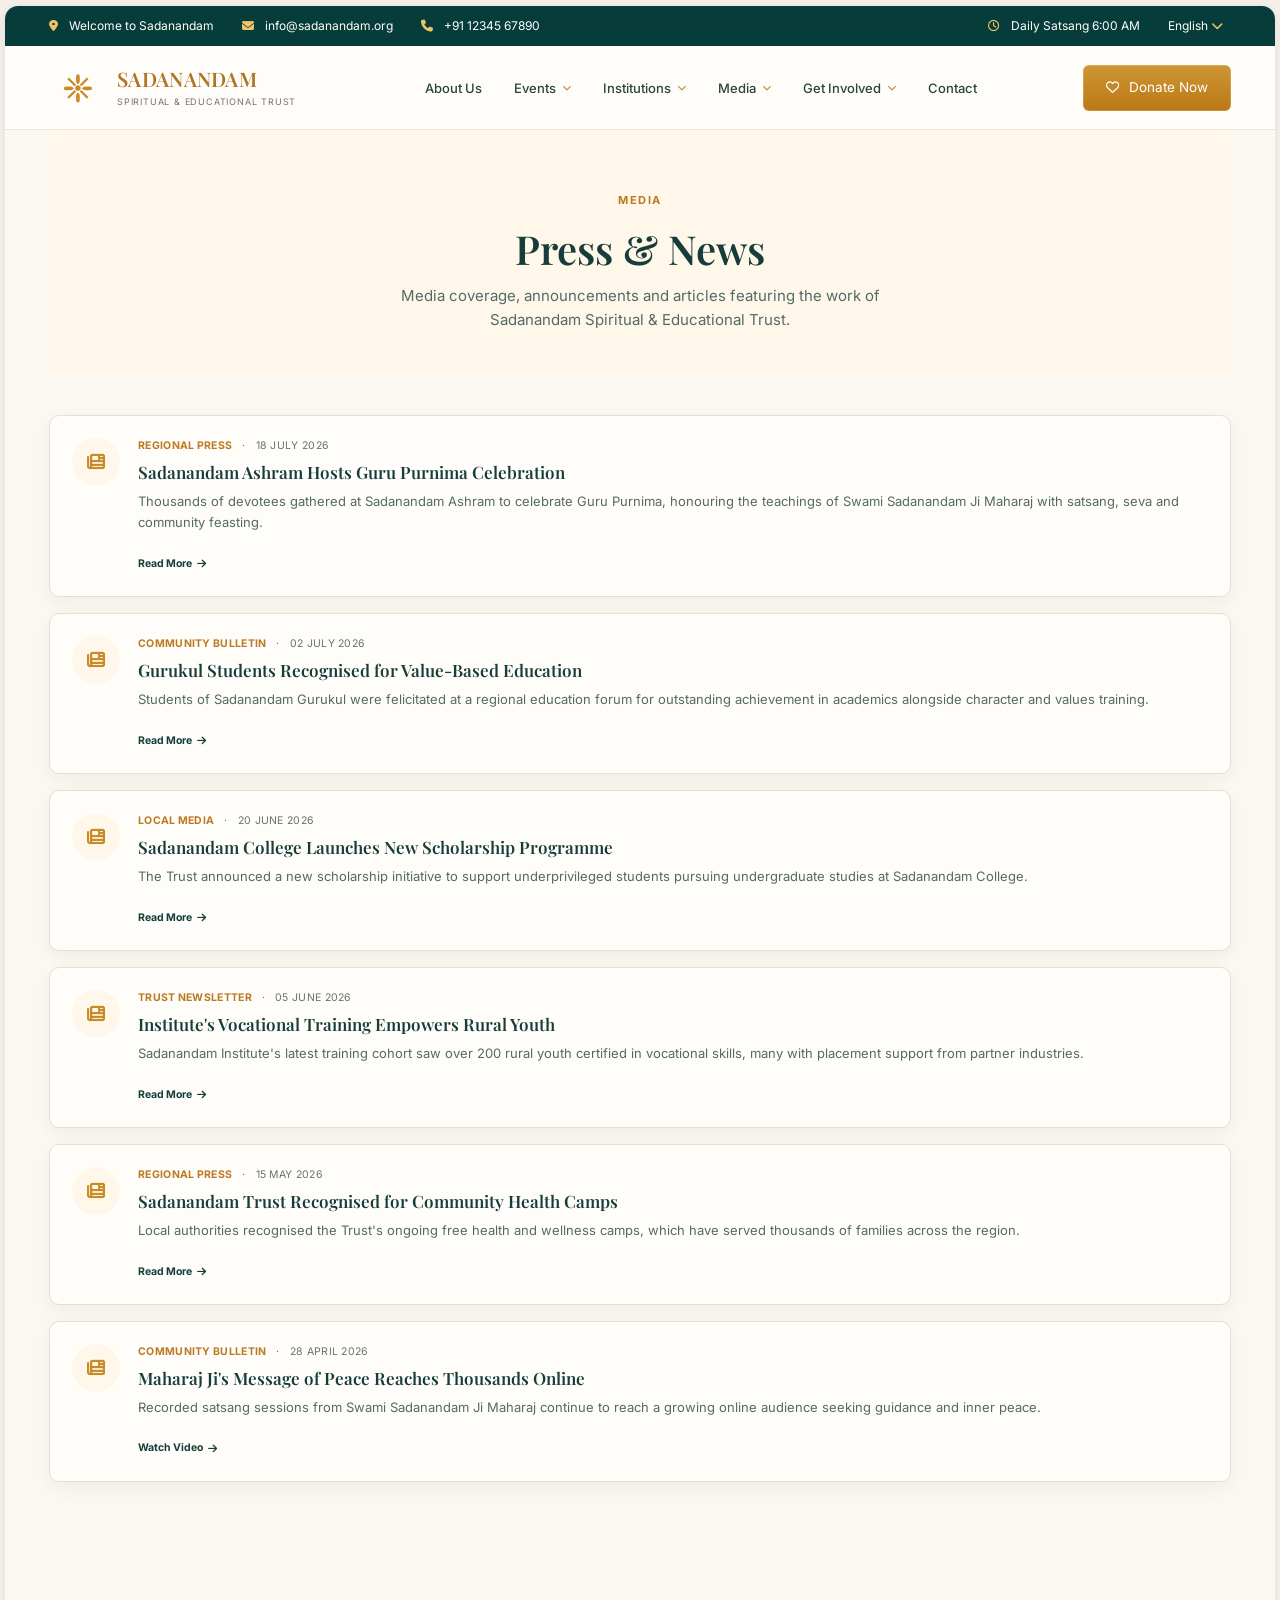
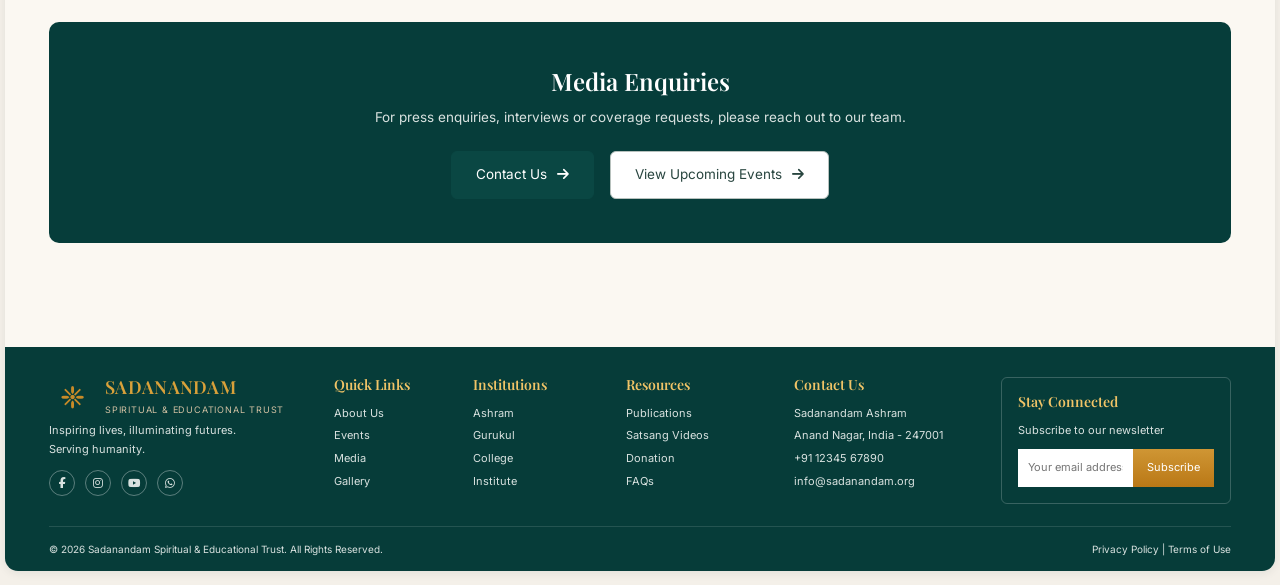
<file: press-and-news.html>
<!doctype html>
<html lang="en">
<head>
  <meta charset="utf-8">
  <meta name="viewport" content="width=device-width,initial-scale=1">
  <meta name="theme-color" content="#073f3c">
  <title>Press &amp; News | Sadanandam Spiritual &amp; Educational Trust</title>
  <link rel="preconnect" href="https://fonts.googleapis.com">
  <link rel="preconnect" href="https://fonts.gstatic.com" crossorigin>
  <link href="https://fonts.googleapis.com/css2?family=Inter:wght@400;500;600;700&family=Playfair+Display:wght@600;700&display=swap" rel="stylesheet">
  <link rel="stylesheet" href="https://cdnjs.cloudflare.com/ajax/libs/font-awesome/6.7.2/css/all.min.css">
  <link rel="stylesheet" href="styles.css">
</head>
<body>
<div class="loader" id="loader"><span>❈</span></div>

<div class="page-shell">
  <div class="utility desktop-only">
    <div class="shell utility-row">
      <div class="utility-left">
        <span><i class="fa-solid fa-location-dot"></i> Welcome to Sadanandam</span>
        <span><i class="fa-solid fa-envelope"></i> info@sadanandam.org</span>
        <span><i class="fa-solid fa-phone"></i> +91 12345 67890</span>
      </div>
      <div class="utility-right">
        <span><i class="fa-regular fa-clock"></i> Daily Satsang 6:00 AM</span>
        <span>English <i class="fa-solid fa-chevron-down"></i></span>
      </div>
    </div>
  </div>

  <header class="header" id="header">
    <div class="shell header-row">
      <a class="logo" href="index.html">
        <span class="lotus">❈</span>
        <span><b>SADANANDAM</b><small>SPIRITUAL & EDUCATIONAL TRUST</small></span>
      </a>
      <nav id="nav">
        <a href="/about-SadanandMaharajJI">About Us</a>

        <div class="nav-item">
          <button class="nav-link">Events <i class="fa-solid fa-chevron-down"></i></button>
          <div class="dropdown-panel">
            <a href="index.html#events"><i class="fa-solid fa-calendar-days"></i> Upcoming Events</a>
            <a href="past-events.html"><i class="fa-solid fa-clock-rotate-left"></i> Past Events</a>
            <a href="#" class="open-video" data-yt="O46sWjfG96k" data-title="Live Satsang &mdash; Vapi, 21 July 2026" data-desc="Watch the latest recorded satsang of Shri Shri 1008 Sadanand Ji Maharaj, held at Vapi."><i class="fa-solid fa-tower-broadcast"></i> Live Satsang</a>
            <a href="full-calendar.html"><i class="fa-regular fa-calendar"></i> Full Calendar</a>
          </div>
        </div>

        <div class="nav-item">
          <button class="nav-link">Institutions <i class="fa-solid fa-chevron-down"></i></button>
          <div class="mega-panel">
            <div class="mega-col">
              <h4>Education</h4>
              <a href="gurukul.html"><i class="fa-solid fa-book-open"></i> Gurukul</a>
              <a href="college.html"><i class="fa-solid fa-graduation-cap"></i> College</a>
            </div>
            <div class="mega-col">
              <h4>Faith &amp; Skill</h4>
              <a href="ashram.html"><i class="fa-solid fa-place-of-worship"></i> Ashram</a>
              <a href="institute.html"><i class="fa-solid fa-building-columns"></i> Institute</a>
            </div>
            <div class="mega-col mega-feature">
              <img src="assets/saint.webp" alt="Our Institutions">
              <b>One Vision, Four Pillars</b>
              <a href="index.html#institutions">Explore All <i class="fa-solid fa-arrow-right"></i></a>
            </div>
          </div>
        </div>

        <div class="nav-item nav-item--full">
          <button class="nav-link">Media <i class="fa-solid fa-chevron-down"></i></button>
          <div class="full-panel">
            <div class="shell full-panel-inner">
              <a class="full-link" href="photo-gallery.html"><i class="fa-solid fa-images"></i><span>Photo Gallery</span></a>
              <a class="full-link" href="video-library.html"><i class="fa-solid fa-video"></i><span>Video Library</span></a>
              <a class="full-link" href="press-and-news.html"><i class="fa-solid fa-newspaper"></i><span>Press &amp; News</span></a>
              <a class="full-link" href="publications.html"><i class="fa-solid fa-book"></i><span>Publications</span></a>
            </div>
          </div>
        </div>

        <div class="nav-item">
          <button class="nav-link">Get Involved <i class="fa-solid fa-chevron-down"></i></button>
          <div class="cards-panel">
            <a class="menu-card" href="index.html#donation"><span class="menu-card-icon"><i class="fa-solid fa-hand-holding-heart"></i></span><b>Donate</b><p>Support our causes</p></a>
            <a class="menu-card" href="#"><span class="menu-card-icon"><i class="fa-solid fa-hands-holding-child"></i></span><b>Volunteer</b><p>Give your time &amp; skill</p></a>
            <a class="menu-card" href="index.html#events"><span class="menu-card-icon"><i class="fa-solid fa-calendar-check"></i></span><b>Attend</b><p>Join upcoming events</p></a>
          </div>
        </div>

        <a href="contact.html">Contact</a>
      </nav>
      <a class="top-donate desktop-only" href="index.html#donation"><i class="fa-regular fa-heart"></i> Donate Now</a>
      <button class="hamburger" id="hamburger" aria-label="Open menu" aria-expanded="false"><span></span><span></span><span></span></button>
    </div>
  </header>

  <main id="top">
    <section class="about-banner shell reveal">
      <span>MEDIA</span>
      <h1>Press &amp; News</h1>
      <p>Media coverage, announcements and articles featuring the work of Sadanandam Spiritual &amp; Educational Trust.</p>
    </section>

    <div class="content shell">
      <section class="media-section reveal">
        <div class="press-grid">
          <article class="press-card">
            <span class="press-icon"><i class="fa-solid fa-newspaper"></i></span>
            <div class="press-body">
              <div class="press-meta"><b>Regional Press</b><span>&middot;</span><span>18 July 2026</span></div>
              <h3>Sadanandam Ashram Hosts Guru Purnima Celebration</h3>
              <p>Thousands of devotees gathered at Sadanandam Ashram to celebrate Guru Purnima, honouring the teachings of Swami Sadanandam Ji Maharaj with satsang, seva and community feasting.</p>
              <a class="view-link" href="#">Read More <i class="fa-solid fa-arrow-right"></i></a>
            </div>
          </article>
          <article class="press-card">
            <span class="press-icon"><i class="fa-solid fa-newspaper"></i></span>
            <div class="press-body">
              <div class="press-meta"><b>Community Bulletin</b><span>&middot;</span><span>02 July 2026</span></div>
              <h3>Gurukul Students Recognised for Value-Based Education</h3>
              <p>Students of Sadanandam Gurukul were felicitated at a regional education forum for outstanding achievement in academics alongside character and values training.</p>
              <a class="view-link" href="#">Read More <i class="fa-solid fa-arrow-right"></i></a>
            </div>
          </article>
          <article class="press-card">
            <span class="press-icon"><i class="fa-solid fa-newspaper"></i></span>
            <div class="press-body">
              <div class="press-meta"><b>Local Media</b><span>&middot;</span><span>20 June 2026</span></div>
              <h3>Sadanandam College Launches New Scholarship Programme</h3>
              <p>The Trust announced a new scholarship initiative to support underprivileged students pursuing undergraduate studies at Sadanandam College.</p>
              <a class="view-link" href="#">Read More <i class="fa-solid fa-arrow-right"></i></a>
            </div>
          </article>
          <article class="press-card">
            <span class="press-icon"><i class="fa-solid fa-newspaper"></i></span>
            <div class="press-body">
              <div class="press-meta"><b>Trust Newsletter</b><span>&middot;</span><span>05 June 2026</span></div>
              <h3>Institute's Vocational Training Empowers Rural Youth</h3>
              <p>Sadanandam Institute's latest training cohort saw over 200 rural youth certified in vocational skills, many with placement support from partner industries.</p>
              <a class="view-link" href="#">Read More <i class="fa-solid fa-arrow-right"></i></a>
            </div>
          </article>
          <article class="press-card">
            <span class="press-icon"><i class="fa-solid fa-newspaper"></i></span>
            <div class="press-body">
              <div class="press-meta"><b>Regional Press</b><span>&middot;</span><span>15 May 2026</span></div>
              <h3>Sadanandam Trust Recognised for Community Health Camps</h3>
              <p>Local authorities recognised the Trust's ongoing free health and wellness camps, which have served thousands of families across the region.</p>
              <a class="view-link" href="#">Read More <i class="fa-solid fa-arrow-right"></i></a>
            </div>
          </article>
          <article class="press-card">
            <span class="press-icon"><i class="fa-solid fa-newspaper"></i></span>
            <div class="press-body">
              <div class="press-meta"><b>Community Bulletin</b><span>&middot;</span><span>28 April 2026</span></div>
              <h3>Maharaj Ji's Message of Peace Reaches Thousands Online</h3>
              <p>Recorded satsang sessions from Swami Sadanandam Ji Maharaj continue to reach a growing online audience seeking guidance and inner peace.</p>
              <a class="view-link" href="video-library.html">Watch Video <i class="fa-solid fa-arrow-right"></i></a>
            </div>
          </article>
        </div>
      </section>

      <section class="about-cta reveal">
        <h2>Media Enquiries</h2>
        <p>For press enquiries, interviews or coverage requests, please reach out to our team.</p>
        <div class="hero-actions">
          <a class="primary" href="contact.html">Contact Us <i class="fa-solid fa-arrow-right"></i></a>
          <a class="secondary" href="index.html#events">View Upcoming Events <i class="fa-solid fa-arrow-right"></i></a>
        </div>
      </section>
    </div>
  </main>

  <footer class="footer desktop-only" id="footer">
    <div class="shell footer-grid">
      <div class="footer-logo">
        <div class="logo"><span class="lotus">❈</span><span><b>SADANANDAM</b><small>SPIRITUAL & EDUCATIONAL TRUST</small></span></div>
        <p>Inspiring lives, illuminating futures.<br>Serving humanity.</p>
        <div class="social"><i class="fa-brands fa-facebook-f"></i><i class="fa-brands fa-instagram"></i><i class="fa-brands fa-youtube"></i><i class="fa-brands fa-whatsapp"></i></div>
      </div>
      <div><h4>Quick Links</h4><a href="/about-SadanandMaharajJI">About Us</a><a href="index.html#events">Events</a><a href="video-library.html">Media</a><a href="photo-gallery.html">Gallery</a></div>
      <div><h4>Institutions</h4><a href="ashram.html">Ashram</a><a href="gurukul.html">Gurukul</a><a href="college.html">College</a><a href="institute.html">Institute</a></div>
      <div><h4>Resources</h4><a href="publications.html">Publications</a><a href="video-library.html">Satsang Videos</a><a href="index.html#donation">Donation</a><a href="#">FAQs</a></div>
      <div><h4>Contact Us</h4><a href="contact.html">Sadanandam Ashram</a><a href="contact.html">Anand Nagar, India - 247001</a><a href="tel:+911234567890">+91 12345 67890</a><a href="mailto:info@sadanandam.org">info@sadanandam.org</a></div>
      <div class="subscribe"><h4>Stay Connected</h4><p>Subscribe to our newsletter</p><form><input placeholder="Your email address" type="email"><button type="submit">Subscribe</button></form></div>
    </div>
    <div class="shell copyright"><span>© 2026 Sadanandam Spiritual & Educational Trust. All Rights Reserved.</span><span>Privacy Policy | Terms of Use</span></div>
  </footer>
</div>

<a class="mobile-donate mobile-only" href="index.html#donation"><i class="fa-regular fa-heart"></i><span>Donate Now</span><i class="fa-solid fa-arrow-right"></i></a>

<button id="scrollTop" class="scroll-top" aria-label="Scroll to top"><i class="fa-solid fa-arrow-up"></i></button>

<div class="modal" id="modal">
  <div class="modal-box">
    <button id="closeModal"><i class="fa-solid fa-xmark"></i></button>
    <div class="video-embed">
      <iframe id="modalVideoFrame" src="" title="The Path to Inner Peace" allow="accelerometer; autoplay; clipboard-write; encrypted-media; gyroscope; picture-in-picture" allowfullscreen loading="lazy"></iframe>
    </div>
    <h3 id="modalTitle">The Path to Inner Peace</h3>
    <p id="modalDesc">Watch Swami Sadanandam Ji Maharaj's recorded message on the path to inner peace.</p>
  </div>
</div>

<script src="script.js"></script>
</body>
</html>
</file>
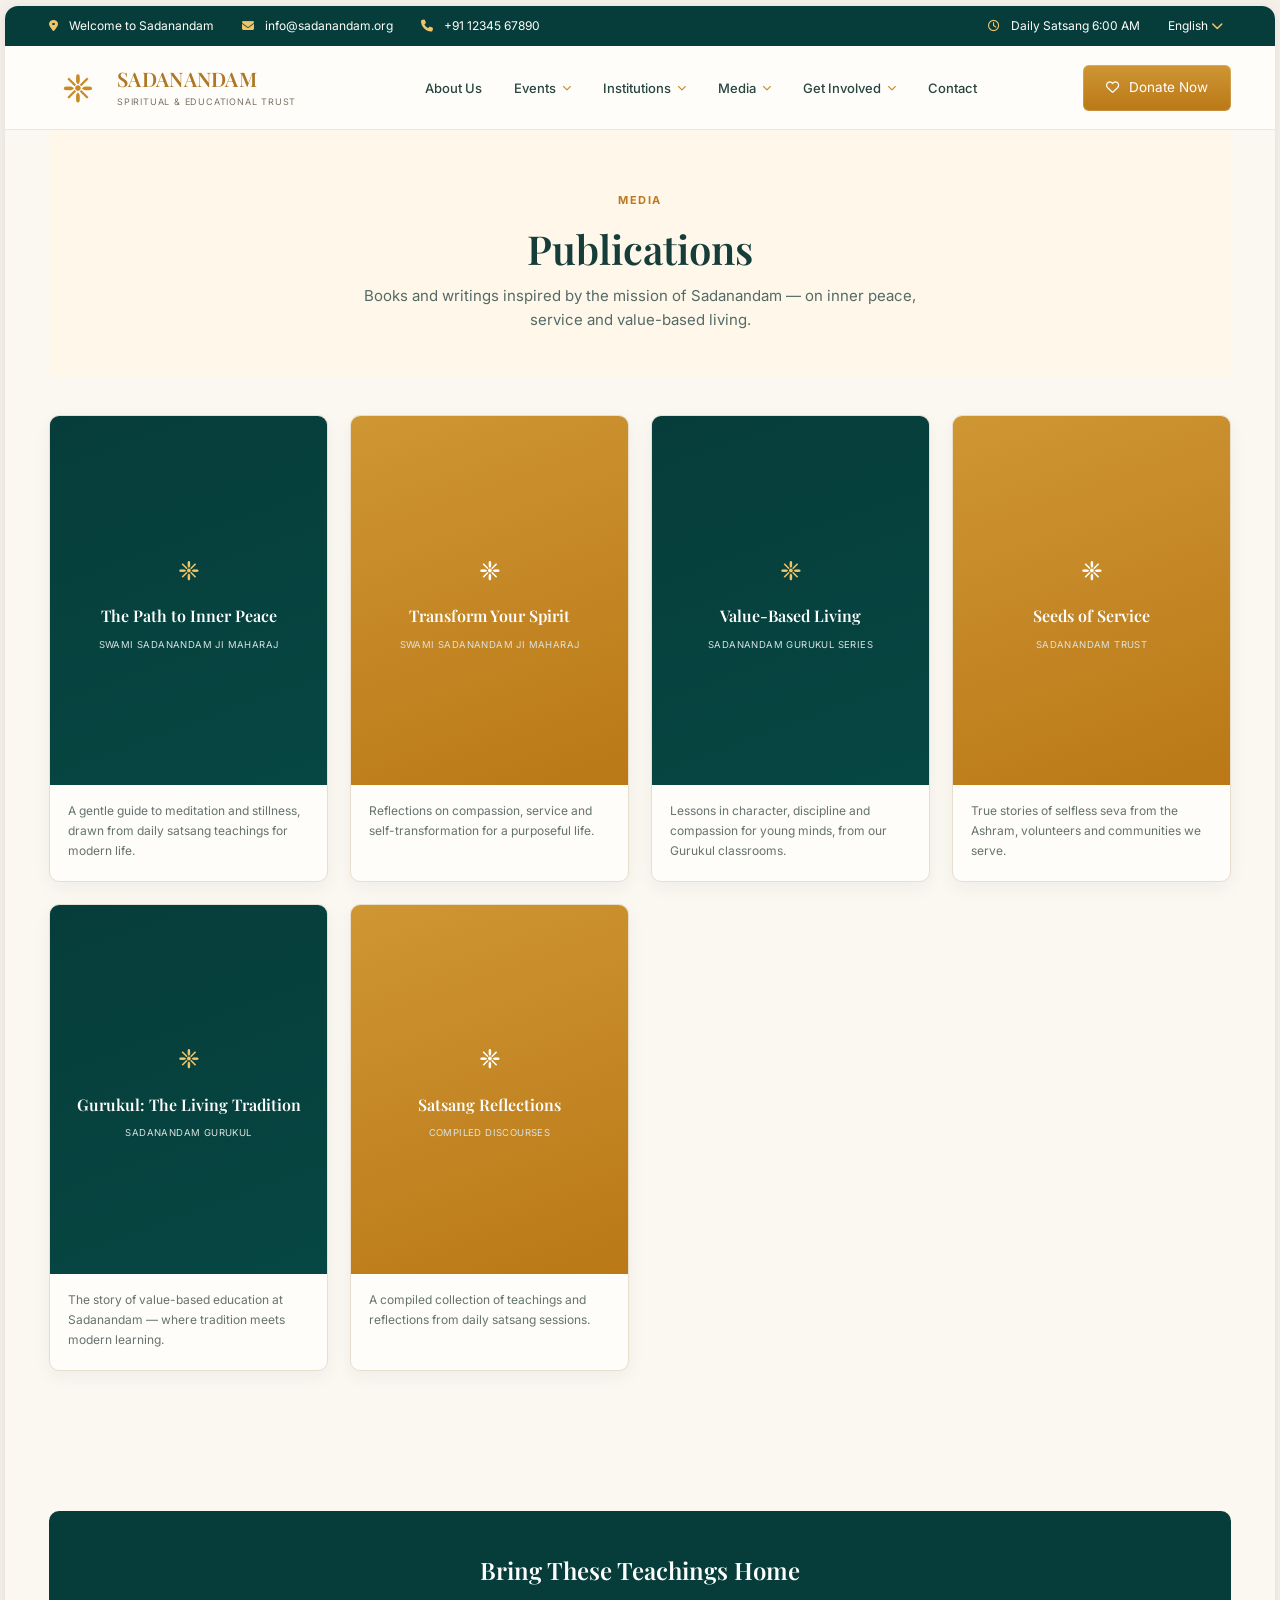
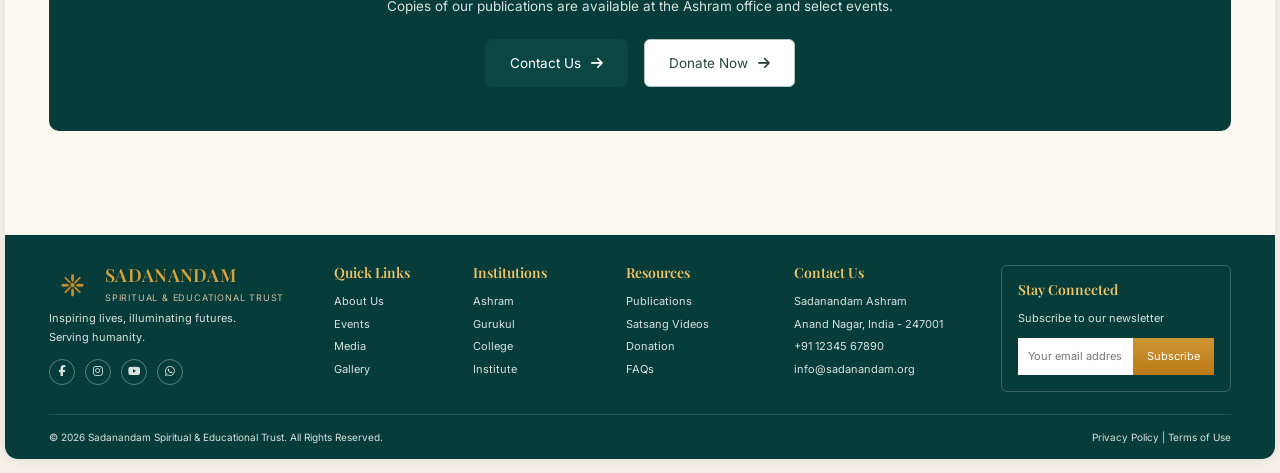
<file: publications.html>
<!doctype html>
<html lang="en">
<head>
  <meta charset="utf-8">
  <meta name="viewport" content="width=device-width,initial-scale=1">
  <meta name="theme-color" content="#073f3c">
  <title>Publications | Sadanandam Spiritual &amp; Educational Trust</title>
  <link rel="preconnect" href="https://fonts.googleapis.com">
  <link rel="preconnect" href="https://fonts.gstatic.com" crossorigin>
  <link href="https://fonts.googleapis.com/css2?family=Inter:wght@400;500;600;700&family=Playfair+Display:wght@600;700&display=swap" rel="stylesheet">
  <link rel="stylesheet" href="https://cdnjs.cloudflare.com/ajax/libs/font-awesome/6.7.2/css/all.min.css">
  <link rel="stylesheet" href="styles.css">
</head>
<body>
<div class="loader" id="loader"><span>❈</span></div>

<div class="page-shell">
  <div class="utility desktop-only">
    <div class="shell utility-row">
      <div class="utility-left">
        <span><i class="fa-solid fa-location-dot"></i> Welcome to Sadanandam</span>
        <span><i class="fa-solid fa-envelope"></i> info@sadanandam.org</span>
        <span><i class="fa-solid fa-phone"></i> +91 12345 67890</span>
      </div>
      <div class="utility-right">
        <span><i class="fa-regular fa-clock"></i> Daily Satsang 6:00 AM</span>
        <span>English <i class="fa-solid fa-chevron-down"></i></span>
      </div>
    </div>
  </div>

  <header class="header" id="header">
    <div class="shell header-row">
      <a class="logo" href="index.html">
        <span class="lotus">❈</span>
        <span><b>SADANANDAM</b><small>SPIRITUAL & EDUCATIONAL TRUST</small></span>
      </a>
      <nav id="nav">
        <a href="/about-SadanandMaharajJI">About Us</a>

        <div class="nav-item">
          <button class="nav-link">Events <i class="fa-solid fa-chevron-down"></i></button>
          <div class="dropdown-panel">
            <a href="index.html#events"><i class="fa-solid fa-calendar-days"></i> Upcoming Events</a>
            <a href="past-events.html"><i class="fa-solid fa-clock-rotate-left"></i> Past Events</a>
            <a href="#" class="open-video" data-yt="O46sWjfG96k" data-title="Live Satsang &mdash; Vapi, 21 July 2026" data-desc="Watch the latest recorded satsang of Shri Shri 1008 Sadanand Ji Maharaj, held at Vapi."><i class="fa-solid fa-tower-broadcast"></i> Live Satsang</a>
            <a href="full-calendar.html"><i class="fa-regular fa-calendar"></i> Full Calendar</a>
          </div>
        </div>

        <div class="nav-item">
          <button class="nav-link">Institutions <i class="fa-solid fa-chevron-down"></i></button>
          <div class="mega-panel">
            <div class="mega-col">
              <h4>Education</h4>
              <a href="gurukul.html"><i class="fa-solid fa-book-open"></i> Gurukul</a>
              <a href="college.html"><i class="fa-solid fa-graduation-cap"></i> College</a>
            </div>
            <div class="mega-col">
              <h4>Faith &amp; Skill</h4>
              <a href="ashram.html"><i class="fa-solid fa-place-of-worship"></i> Ashram</a>
              <a href="institute.html"><i class="fa-solid fa-building-columns"></i> Institute</a>
            </div>
            <div class="mega-col mega-feature">
              <img src="assets/saint.webp" alt="Our Institutions">
              <b>One Vision, Four Pillars</b>
              <a href="index.html#institutions">Explore All <i class="fa-solid fa-arrow-right"></i></a>
            </div>
          </div>
        </div>

        <div class="nav-item nav-item--full">
          <button class="nav-link">Media <i class="fa-solid fa-chevron-down"></i></button>
          <div class="full-panel">
            <div class="shell full-panel-inner">
              <a class="full-link" href="photo-gallery.html"><i class="fa-solid fa-images"></i><span>Photo Gallery</span></a>
              <a class="full-link" href="video-library.html"><i class="fa-solid fa-video"></i><span>Video Library</span></a>
              <a class="full-link" href="press-and-news.html"><i class="fa-solid fa-newspaper"></i><span>Press &amp; News</span></a>
              <a class="full-link" href="publications.html"><i class="fa-solid fa-book"></i><span>Publications</span></a>
            </div>
          </div>
        </div>

        <div class="nav-item">
          <button class="nav-link">Get Involved <i class="fa-solid fa-chevron-down"></i></button>
          <div class="cards-panel">
            <a class="menu-card" href="index.html#donation"><span class="menu-card-icon"><i class="fa-solid fa-hand-holding-heart"></i></span><b>Donate</b><p>Support our causes</p></a>
            <a class="menu-card" href="#"><span class="menu-card-icon"><i class="fa-solid fa-hands-holding-child"></i></span><b>Volunteer</b><p>Give your time &amp; skill</p></a>
            <a class="menu-card" href="index.html#events"><span class="menu-card-icon"><i class="fa-solid fa-calendar-check"></i></span><b>Attend</b><p>Join upcoming events</p></a>
          </div>
        </div>

        <a href="contact.html">Contact</a>
      </nav>
      <a class="top-donate desktop-only" href="index.html#donation"><i class="fa-regular fa-heart"></i> Donate Now</a>
      <button class="hamburger" id="hamburger" aria-label="Open menu" aria-expanded="false"><span></span><span></span><span></span></button>
    </div>
  </header>

  <main id="top">
    <section class="about-banner shell reveal">
      <span>MEDIA</span>
      <h1>Publications</h1>
      <p>Books and writings inspired by the mission of Sadanandam &mdash; on inner peace, service and value-based living.</p>
    </section>

    <div class="content shell">
      <section class="media-section reveal">
        <div class="pub-grid">
          <article class="pub-card">
            <div class="pub-cover">
              <span class="lotus-mark">❈</span>
              <h3>The Path to Inner Peace</h3>
              <small>Swami Sadanandam Ji Maharaj</small>
            </div>
            <div class="pub-info">
              <p>A gentle guide to meditation and stillness, drawn from daily satsang teachings for modern life.</p>
            </div>
          </article>
          <article class="pub-card">
            <div class="pub-cover">
              <span class="lotus-mark">❈</span>
              <h3>Transform Your Spirit</h3>
              <small>Swami Sadanandam Ji Maharaj</small>
            </div>
            <div class="pub-info">
              <p>Reflections on compassion, service and self-transformation for a purposeful life.</p>
            </div>
          </article>
          <article class="pub-card">
            <div class="pub-cover">
              <span class="lotus-mark">❈</span>
              <h3>Value-Based Living</h3>
              <small>Sadanandam Gurukul Series</small>
            </div>
            <div class="pub-info">
              <p>Lessons in character, discipline and compassion for young minds, from our Gurukul classrooms.</p>
            </div>
          </article>
          <article class="pub-card">
            <div class="pub-cover">
              <span class="lotus-mark">❈</span>
              <h3>Seeds of Service</h3>
              <small>Sadanandam Trust</small>
            </div>
            <div class="pub-info">
              <p>True stories of selfless seva from the Ashram, volunteers and communities we serve.</p>
            </div>
          </article>
          <article class="pub-card">
            <div class="pub-cover">
              <span class="lotus-mark">❈</span>
              <h3>Gurukul: The Living Tradition</h3>
              <small>Sadanandam Gurukul</small>
            </div>
            <div class="pub-info">
              <p>The story of value-based education at Sadanandam &mdash; where tradition meets modern learning.</p>
            </div>
          </article>
          <article class="pub-card">
            <div class="pub-cover">
              <span class="lotus-mark">❈</span>
              <h3>Satsang Reflections</h3>
              <small>Compiled Discourses</small>
            </div>
            <div class="pub-info">
              <p>A compiled collection of teachings and reflections from daily satsang sessions.</p>
            </div>
          </article>
        </div>
      </section>

      <section class="about-cta reveal">
        <h2>Bring These Teachings Home</h2>
        <p>Copies of our publications are available at the Ashram office and select events.</p>
        <div class="hero-actions">
          <a class="primary" href="contact.html">Contact Us <i class="fa-solid fa-arrow-right"></i></a>
          <a class="secondary" href="index.html#donation">Donate Now <i class="fa-solid fa-arrow-right"></i></a>
        </div>
      </section>
    </div>
  </main>

  <footer class="footer desktop-only" id="footer">
    <div class="shell footer-grid">
      <div class="footer-logo">
        <div class="logo"><span class="lotus">❈</span><span><b>SADANANDAM</b><small>SPIRITUAL & EDUCATIONAL TRUST</small></span></div>
        <p>Inspiring lives, illuminating futures.<br>Serving humanity.</p>
        <div class="social"><i class="fa-brands fa-facebook-f"></i><i class="fa-brands fa-instagram"></i><i class="fa-brands fa-youtube"></i><i class="fa-brands fa-whatsapp"></i></div>
      </div>
      <div><h4>Quick Links</h4><a href="/about-SadanandMaharajJI">About Us</a><a href="index.html#events">Events</a><a href="video-library.html">Media</a><a href="photo-gallery.html">Gallery</a></div>
      <div><h4>Institutions</h4><a href="ashram.html">Ashram</a><a href="gurukul.html">Gurukul</a><a href="college.html">College</a><a href="institute.html">Institute</a></div>
      <div><h4>Resources</h4><a href="publications.html">Publications</a><a href="video-library.html">Satsang Videos</a><a href="index.html#donation">Donation</a><a href="#">FAQs</a></div>
      <div><h4>Contact Us</h4><a href="contact.html">Sadanandam Ashram</a><a href="contact.html">Anand Nagar, India - 247001</a><a href="tel:+911234567890">+91 12345 67890</a><a href="mailto:info@sadanandam.org">info@sadanandam.org</a></div>
      <div class="subscribe"><h4>Stay Connected</h4><p>Subscribe to our newsletter</p><form><input placeholder="Your email address" type="email"><button type="submit">Subscribe</button></form></div>
    </div>
    <div class="shell copyright"><span>© 2026 Sadanandam Spiritual & Educational Trust. All Rights Reserved.</span><span>Privacy Policy | Terms of Use</span></div>
  </footer>
</div>

<a class="mobile-donate mobile-only" href="index.html#donation"><i class="fa-regular fa-heart"></i><span>Donate Now</span><i class="fa-solid fa-arrow-right"></i></a>

<button id="scrollTop" class="scroll-top" aria-label="Scroll to top"><i class="fa-solid fa-arrow-up"></i></button>

<div class="modal" id="modal">
  <div class="modal-box">
    <button id="closeModal"><i class="fa-solid fa-xmark"></i></button>
    <div class="video-embed">
      <iframe id="modalVideoFrame" src="" title="The Path to Inner Peace" allow="accelerometer; autoplay; clipboard-write; encrypted-media; gyroscope; picture-in-picture" allowfullscreen loading="lazy"></iframe>
    </div>
    <h3 id="modalTitle">The Path to Inner Peace</h3>
    <p id="modalDesc">Watch Swami Sadanandam Ji Maharaj's recorded message on the path to inner peace.</p>
  </div>
</div>

<script src="script.js"></script>
</body>
</html>
</file>
<file: styles.css>
/* ==========================================================================
   DESIGN TOKENS — brand colors, type scale, radius/shadow/icon scale.
   This block is the single source of truth for the visual system.
   See styleguide.html for a rendered reference of every token below.
   ========================================================================== */
:root{
  /* brand teal ramp — surfaces from lightest to deepest */
  --teal-900:#043332;   /* modal / deepest panels */
  --teal-800:#063c39;   /* footer background */
  --teal-700:#063d3a;   /* utility bar / core brand teal */
  --teal-600:#0a4743;   /* primary button */
  --teal-500:#064743;   /* impact stat cards */

  --ink:#173d3a;        /* headings + primary text on light backgrounds */
  --ink-soft:#28453f;   /* secondary text/buttons, nav links */

  /* gold accent ramp */
  --gold-100:#f1c467;   /* small icon accents on dark surfaces */
  --gold-200:#e2a93f;   /* stat numbers, quote mark */
  --gold-300:#d9a13a;   /* general gold accent */
  --gold-400:#c88b28;   /* primary gold — icons, active states */
  --gold-500:#af7625;   /* deepest gold — logo wordmark */
  --gold-accent:#bd7921;/* eyebrow labels, gold links, date numbers */
  --gold-grad-a:#cf9634; /* button gradient start */
  --gold-grad-b:#ba7816; /* button gradient end */
  --gold-ring:#ead0a7;   /* icon badge border ring */

  /* text on light backgrounds */
  --text-body:#546a67;   /* card/paragraph copy */
  --text-muted:#65736f;  /* meta labels, secondary captions */
  --text-faint:#7b7164;  /* fine print, quote attribution */
  --text-warm:#7b684e;   /* text on cream/gold surfaces */

  /* text on dark (teal) backgrounds */
  --text-on-dark:#d9e2e0;

  /* neutrals + surfaces */
  --bg-page:#f4f0e9;     /* site background */
  --bg-panel:#fbf8f2;    /* page shell background */
  --bg-cream:#fff8ea;    /* hero / loader warm background */
  --white:#fffdfa;       /* card & surface white */
  --line:#e8dece;        /* default card border */
  --line-soft:#eee5d9;   /* subtle dividers (header, gateway) */

  /* typography */
  --font-display:"Playfair Display",serif;
  --font-body:Inter,Arial,sans-serif;
  --fs-h1:54px;
  --fs-h2:27px;
  --fs-h3:18px;
  --fs-h4:16px;
  --fs-h5:14px;
  --fs-body-lg:15px;
  --fs-body:13px;
  --fs-body-sm:11px;
  --fs-label:11px;
  --fs-caption:9.5px;
  --fs-micro:8.5px;

  /* radius + shadow + icon-badge scale */
  --radius-sm:6px;
  --radius-md:8px;
  --radius-lg:10px;
  --shadow-card:0 6px 18px rgba(20,40,38,.05);
  --shadow-pop:0 8px 20px rgba(30,48,45,.05);
  --shadow-badge:0 4px 10px rgba(0,0,0,.12);
  --badge-sm:38px;
  --badge-md:44px;
  --badge-lg:52px;
}
*{box-sizing:border-box}
html{scroll-behavior:smooth}
body{
  margin:0;
  background:var(--bg-page);
  color:var(--ink);
  font-family:var(--font-body);
  font-size:16px;
  line-height:1.6;
}
a{text-decoration:none;color:inherit}
img{display:block;max-width:100%}
button,input{font:inherit}
.page-shell{
  width:min(1440px,calc(100% - 10px));
  margin:6px auto 14px;
  background:var(--bg-panel);
  border-radius:13px;
  overflow:hidden;
  box-shadow:0 2px 10px rgba(16,42,40,.08)
}
.shell{width:min(1280px,calc(100% - 88px));margin:auto}
.desktop-only{display:block}
.mobile-only,.hamburger{display:none}

/* ==========================================================================
   ICONOGRAPHY — shared circular icon-badge used by institutions, causes
   and any future card that needs a gold icon on a white ring.
   ========================================================================== */
.icon-badge{
  display:grid;place-items:center;
  border-radius:50%;
  background:var(--white);
  border:1px solid var(--gold-ring);
  color:var(--gold-400);
  box-shadow:var(--shadow-badge)
}
.icon-badge--sm{width:var(--badge-sm);height:var(--badge-sm);font-size:15px}
.icon-badge--md{width:var(--badge-md);height:var(--badge-md);font-size:18px}
.icon-badge--lg{width:var(--badge-lg);height:var(--badge-lg);font-size:22px}

/* shared eyebrow/section label style */
.about-text>span,.label,.row-title>span,.impact-title{
  color:var(--gold-accent);
  font-size:var(--fs-label);
  font-weight:700;
  letter-spacing:1px;
  line-height:1
}

/* 01. utility */
.utility{
  height:40px;
  color:var(--white);
  background:var(--teal-700);
  font-size:12px
}
.utility-row{
  height:40px;
  display:flex;
  align-items:center;
  justify-content:space-between
}
.utility-left,.utility-right{
  display:flex;align-items:center;gap:28px
}
.utility i{margin-right:8px;color:var(--gold-100)}

/* 02. navigation */
.header{
  height:84px;
  background:var(--white);
  border-bottom:1px solid var(--line-soft);
  position:relative;
  z-index:20
}
.header-row{height:84px;display:flex;align-items:center}
.logo{
  display:flex;
  align-items:center;
  gap:10px;
  width:270px;
  flex:0 0 270px
}
.lotus{
  width:58px;
  color:var(--gold-400);
  font-size:38px;
  line-height:1;
  text-align:center
}
.logo>span:last-child{display:block}
.logo b{
  display:block;
  margin:0;
  color:var(--gold-500);
  font:600 20px/1.15 var(--font-display);
  letter-spacing:.3px;
  transform:none
}
.logo small{
  display:block;
  margin-top:5px;
  color:var(--text-faint);
  font-size:9px;
  letter-spacing:.8px
}
.header nav{
  flex:1;
  display:flex;
  justify-content:center;
  align-items:center;
  gap:30px
}
.header nav>a{
  font-size:13px;
  font-weight:500;
  color:var(--ink-soft);
  position:relative;
  padding:8px 1px
}
.header nav>a::after{
  content:"";
  position:absolute;left:1px;right:1px;bottom:3px;height:2px;
  background:var(--gold-400);
  transform:scaleX(0);transform-origin:left;
  transition:transform .25s ease
}
.header nav>a:hover{color:var(--teal-600)}
.header nav>a:hover::after{transform:scaleX(1)}

/* nav-item: dropdown / mega / full / cards variants share this shell */
.nav-item{position:relative}
.nav-item--full{position:static}
.nav-link{
  font:500 13px var(--font-body);
  color:var(--ink-soft);
  background:none;
  border:0;
  cursor:pointer;
  display:inline-flex;
  align-items:center;
  gap:6px;
  padding:8px 1px;
  position:relative
}
.nav-link::after{
  content:"";
  position:absolute;left:1px;right:20px;bottom:3px;height:2px;
  background:var(--gold-400);
  transform:scaleX(0);transform-origin:left;
  transition:transform .25s ease
}
.nav-link i{font-size:9px;color:var(--gold-400);transition:transform .25s ease}
.nav-item:hover .nav-link,.nav-item.open .nav-link{color:var(--teal-600)}
.nav-item:hover .nav-link::after,.nav-item.open .nav-link::after{transform:scaleX(1)}
.nav-item:hover .nav-link i,.nav-item.open .nav-link i{transform:rotate(180deg)}

.dropdown-panel,.mega-panel,.full-panel,.cards-panel{
  position:absolute;
  top:100%;
  padding-top:16px;
  background:var(--white);
  border:1px solid var(--line-soft);
  border-radius:var(--radius-md);
  box-shadow:var(--shadow-pop);
  opacity:0;
  visibility:hidden;
  pointer-events:none;
  transition:opacity .22s ease,transform .22s ease,visibility .22s;
  z-index:40
}
.nav-item:hover .dropdown-panel,.nav-item.open .dropdown-panel,
.nav-item:hover .mega-panel,.nav-item.open .mega-panel,
.nav-item:hover .cards-panel,.nav-item.open .cards-panel{
  opacity:1;visibility:visible;pointer-events:auto;transform:translate(-50%,0)
}
.nav-item:hover .full-panel,.nav-item.open .full-panel{
  opacity:1;visibility:visible;pointer-events:auto;transform:translateY(0)
}

.dropdown-panel{
  left:50%;transform:translate(-50%,8px);
  min-width:220px;
  padding:10px;
  display:flex;flex-direction:column;gap:2px
}
.dropdown-panel a{
  display:flex;align-items:center;gap:9px;
  padding:10px 14px;
  border-radius:var(--radius-sm);
  font-size:12.5px;
  color:var(--ink-soft)
}
.dropdown-panel a i{width:14px;color:var(--gold-400);font-size:12px}
.dropdown-panel a:hover{background:var(--bg-cream);color:var(--teal-600)}

.mega-panel{
  left:50%;transform:translate(-50%,8px);
  width:640px;
  padding:26px;
  display:grid;
  grid-template-columns:1fr 1fr 200px;
  gap:28px
}
.mega-col h4{
  margin:0 0 12px;
  font:600 11px var(--font-body);
  letter-spacing:1px;
  text-transform:uppercase;
  color:var(--gold-accent)
}
.mega-col a{
  display:flex;align-items:center;gap:10px;
  padding:9px 0;
  font-size:12.5px;
  color:var(--ink-soft);
  transition:transform .2s ease,color .2s ease
}
.mega-col a i{width:20px;color:var(--gold-400);font-size:14px}
.mega-col a:hover{color:var(--teal-600);transform:translateX(3px)}
.mega-feature{
  background:var(--bg-cream);
  border-radius:var(--radius-md);
  padding:16px;
  display:flex;flex-direction:column;align-items:flex-start;gap:8px
}
.mega-feature img{width:100%;height:90px;object-fit:cover;border-radius:var(--radius-sm)}
.mega-feature b{font:600 13px var(--font-display);color:var(--ink)}
.mega-feature a{padding:0;font-size:11.5px;font-weight:600;color:var(--gold-accent)}
.mega-feature a:hover{transform:none;color:var(--teal-600)}

.full-panel{
  position:absolute;
  left:0;right:0;
  top:100%;
  border-radius:0;
  border-left:0;border-right:0;
  transform:translateY(-8px);
  /* the Media button sits well above this full-width panel (it's positioned
     against .header, not the nav-item), so the instant pointer-events:none
     cutoff from the shared rule closes it before the cursor crosses the gap;
     staying auto here and letting visibility's transition (below) gate
     interactivity gives that crossing a grace window instead */
  pointer-events:auto
}
.full-panel-inner{
  display:flex;
  justify-content:space-between;
  gap:8px;
  padding:26px 0
}
.full-link{
  flex:1;
  display:flex;flex-direction:column;align-items:center;gap:10px;
  padding:16px 10px;
  border-radius:var(--radius-md);
  color:var(--ink-soft);
  text-align:center
}
.full-link i{font-size:22px;color:var(--gold-400)}
.full-link span{font-size:12.5px;font-weight:500}
.full-link:hover{background:var(--bg-cream);color:var(--teal-600)}

.cards-panel{
  left:50%;transform:translate(-50%,8px);
  width:540px;
  padding:20px;
  display:grid;
  grid-template-columns:repeat(3,1fr);
  gap:14px
}
.menu-card{
  display:flex;flex-direction:column;align-items:flex-start;gap:8px;
  padding:16px 14px;
  border:1px solid var(--line-soft);
  border-radius:var(--radius-md);
  background:var(--bg-panel);
  transition:transform .2s ease,box-shadow .2s ease,border-color .2s ease
}
.menu-card-icon{
  width:36px;height:36px;
  border-radius:50%;
  display:grid;place-items:center;
  background:var(--white);
  border:1px solid var(--gold-ring);
  color:var(--gold-400);
  font-size:15px
}
.menu-card b{font:600 12.5px var(--font-display);color:var(--ink)}
.menu-card p{margin:0;font-size:10.5px;line-height:1.4;color:var(--text-muted)}
.menu-card:hover{
  transform:translateY(-3px);
  border-color:var(--gold-ring);
  box-shadow:var(--shadow-card)
}

.top-donate{
  width:148px;
  height:46px;
  border-radius:var(--radius-sm);
  display:inline-flex;
  align-items:center;
  justify-content:center;
  gap:9px;
  color:#fff;
  background:linear-gradient(var(--gold-grad-a),var(--gold-grad-b));
  font-size:13.5px;
  box-shadow:inset 0 0 0 1px rgba(255,255,255,.18);
  transition:transform .22s ease,box-shadow .22s ease
}
.top-donate:hover{transform:translateY(-2px);box-shadow:inset 0 0 0 1px rgba(255,255,255,.18),0 8px 18px rgba(191,130,30,.35)}
.top-donate i{transition:transform .22s ease}
.top-donate:hover i{transform:scale(1.15)}

/* 03. hero */
.hero{
  height:540px;
  position:relative;
  background:var(--bg-cream);
  overflow:hidden
}
.hero-slides{position:absolute;inset:0}
.hero-slide{
  position:absolute;inset:0;
  opacity:0;
  visibility:hidden;
  transition:opacity .9s ease;
  pointer-events:none
}
.hero-slide.active{opacity:1;visibility:visible;pointer-events:auto}
.hero-bg{
  position:absolute;inset:0;
  background-image:linear-gradient(90deg,rgba(255,249,239,.98) 0%,rgba(255,249,239,.96) 37%,rgba(255,249,239,.64) 56%,rgba(255,249,239,.12) 100%),var(--slide-img);
  background-position:center;
  background-size:cover
}
.hero-inner{position:relative;height:100%}
.hero-copy{
  position:absolute;
  left:clamp(20px,4vw,58px);
  top:clamp(28px,6vw,64px);
  width:clamp(220px,44vw,640px);
  padding:0
}
.hero-arrows{
  position:absolute;
  left:0;right:0;
  top:50%;
  transform:translateY(-50%);
  display:flex;
  justify-content:space-between;
  padding:0 24px;
  pointer-events:none;
  z-index:6
}
.hero-arrow{
  width:44px;height:44px;
  border-radius:50%;
  border:1px solid var(--line-soft);
  background:rgba(255,253,250,.85);
  color:var(--ink-soft);
  display:grid;place-items:center;
  font-size:14px;
  cursor:pointer;
  pointer-events:auto;
  box-shadow:var(--shadow-pop);
  transition:background .2s ease,color .2s ease,transform .2s ease
}
.hero-arrow:hover{background:var(--gold-400);color:#fff;transform:scale(1.08)}
.hero-dots{
  position:absolute;
  left:50%;
  bottom:22px;
  transform:translateX(-50%);
  display:flex;
  gap:10px;
  z-index:6
}
.hero-dot{
  width:9px;height:9px;
  border-radius:50%;
  border:1px solid var(--gold-400);
  background:transparent;
  padding:0;
  cursor:pointer;
  transition:background .2s ease,width .2s ease
}
.hero-dot.active{background:var(--gold-400);width:24px;border-radius:5px}
.hero h1{
  margin:0;
  color:var(--ink);
  font:700 var(--fs-h1)/1.16 var(--font-display);
  letter-spacing:-.3px
}
.hero h1 em{font-style:normal;color:var(--gold-500)}
.hero p{
  width:100%;
  max-width:460px;
  margin:18px 0 0;
  color:var(--text-body);
  font-size:var(--fs-body-lg);
  line-height:1.65
}
.hero-actions{display:flex;flex-wrap:wrap;gap:16px;margin-top:28px}
.primary,.secondary{
  height:48px;
  padding:0 24px;
  border-radius:var(--radius-sm);
  display:inline-flex;
  align-items:center;
  justify-content:center;
  gap:10px;
  font-size:13.5px;
  cursor:pointer;
  transition:transform .22s ease,box-shadow .22s ease,background .22s ease,color .22s ease,border-color .22s ease
}
.primary i,.secondary i{transition:transform .22s ease}
.primary{border:1px solid var(--teal-600);background:var(--teal-600);color:#fff}
.primary:hover{transform:translateY(-2px);box-shadow:0 10px 20px rgba(6,61,58,.28)}
.primary:hover i{transform:translateX(4px)}
.secondary{border:1px solid #b7c1bd;background:#fff;color:var(--ink-soft)}
.secondary:hover{background:var(--ink-soft);border-color:var(--ink-soft);color:#fff;transform:translateY(-2px)}
.secondary:hover i{transform:scale(1.15)}
.hero-saint{display:none}
.hero-saint img{
  width:100%;height:100%;
  object-fit:contain;
  object-position:center bottom;
  filter:saturate(1.03) contrast(1.02)
}
.mandala{
  position:absolute;
  left:-70px;
  top:20px;
  width:340px;height:340px;
  opacity:.08;
  border-radius:50%;
  background:
    radial-gradient(circle,transparent 0 35%,#c99843 36% 36.5%,transparent 37%),
    repeating-conic-gradient(from 0deg,#c99843 0 2deg,transparent 2deg 9deg)
}

/* 04. gateway */
.gateway{
  height:146px;
  margin-top:-40px;
  position:relative;
  z-index:5;
  display:grid;
  grid-template-columns:repeat(6,1fr);
  border:1px solid var(--line-soft);
  border-radius:var(--radius-md);
  background:var(--white);
  box-shadow:var(--shadow-pop);
  overflow:hidden
}
.gateway a{
  position:relative;
  display:flex;
  flex-direction:column;
  align-items:center;
  justify-content:center;
  padding:18px 14px;
  text-align:center;
  transition:background .22s ease
}
.gateway a i{transition:transform .25s ease,color .22s ease}
.gateway a:hover{background:var(--bg-cream)}
.gateway a:hover i{transform:translateY(-4px) scale(1.08);color:var(--gold-500)}
.gateway a:not(:last-child):after{
  content:"";
  position:absolute;
  right:0;
  top:20px;
  bottom:20px;
  width:1px;
  background:var(--line-soft)
}
.gateway i{font-size:28px;color:var(--gold-400);margin-bottom:10px}
.gateway b{font:600 15.5px/1.1 var(--font-display);margin-bottom:6px}
.gateway small{font-size:10.5px;line-height:1.45;color:var(--text-muted);max-width:118px}

/* 05. about */
.about{
  padding:32px 0 84px;
  display:grid;
  grid-template-columns:340px 1fr;
  gap:40px;
  position:relative;
  align-items:start
}
.about-photo img{
  width:340px;
  height:230px;
  border-radius:var(--radius-lg);
  object-fit:cover;
  object-position:center 17%
}
.about-text{padding-top:6px;padding-right:170px}
.about h2{
  margin:10px 0 10px;
  font:600 var(--fs-h2)/1.2 var(--font-display)
}
.about p{
  margin:0;
  max-width:640px;
  color:var(--text-body);
  font-size:var(--fs-body);
  line-height:1.65
}
.about blockquote{
  margin:16px 0 4px;
  padding-left:28px;
  position:relative;
  color:var(--gold-accent);
  font:italic 15px/1.5 var(--font-display)
}
.about blockquote:before{
  content:"“";
  position:absolute;
  left:0;top:-10px;
  font-size:40px;
  color:var(--gold-300)
}
.about-text small{font-size:10px;color:var(--text-faint);margin-left:28px}
.about-mark{
  position:absolute;
  right:66px;
  top:36px;
  color:#d59a2c18;
  font-size:126px
}
.about-button{
  position:absolute;
  right:21px;
  bottom:26px;
  height:42px;
  padding:0 22px;
  border:1px solid var(--gold-ring);
  border-radius:var(--radius-sm);
  display:flex;
  align-items:center;
  font-size:11px;
  color:var(--text-warm);
  transition:background .22s ease,color .22s ease,transform .22s ease
}
.about-button:hover{background:var(--gold-400);border-color:var(--gold-400);color:#fff;transform:translateY(-2px)}

/* 06. main dense content */
.content{padding:14px 0 28px}
.featured{width:30.3%;float:left;padding-right:26px}
.institutions{width:69.7%;float:left}
.featured .label{height:24px;display:flex;align-items:center}
.video-card{
  width:100%;
  height:245px;
  margin-top:14px;
  padding:0;
  border:0;
  border-radius:var(--radius-md);
  overflow:hidden;
  position:relative;
  background:#111;
  cursor:pointer;
  box-shadow:var(--shadow-card);
  transition:box-shadow .25s ease
}
.video-card:hover{box-shadow:var(--shadow-pop)}
.video-card img{width:100%;height:100%;object-fit:cover;object-position:center 15%;transition:transform .4s ease}
.video-card:hover img{transform:scale(1.05)}
.shade{position:absolute;inset:0;background:linear-gradient(180deg,transparent 45%,rgba(0,0,0,.78))}
.play{
  position:absolute;left:50%;top:47%;transform:translate(-50%,-50%);
  width:50px;height:50px;border-radius:50%;
  border:2px solid rgba(255,255,255,.96);
  display:grid;place-items:center;color:#fff;font-size:15px;
  transition:transform .25s ease,background .25s ease
}
.video-card:hover .play{transform:translate(-50%,-50%) scale(1.12);background:rgba(255,255,255,.16)}
.video-title{
  position:absolute;left:14px;bottom:15px;color:#fff;
  font:600 var(--fs-h3)/1.15 var(--font-display);text-align:left
}
.video-title small{display:block;margin-top:6px;font:400 10px/1.4 var(--font-body)}
.duration{position:absolute;right:10px;bottom:10px;color:#fff;font-size:10px}
.view-link{display:inline-flex;align-items:center;gap:5px;margin-top:12px;font-size:10.5px;font-weight:700;color:var(--ink);transition:color .2s ease}
.view-link i{transition:transform .22s ease}
.view-link:hover{color:var(--gold-accent)}
.view-link:hover i{transform:translateX(4px)}
.row-title{height:24px;display:flex;align-items:center;justify-content:space-between}
.row-title a{display:inline-flex;align-items:center;gap:5px;font-size:10.5px;font-weight:700;color:var(--ink);transition:color .2s ease}
.row-title a i{transition:transform .22s ease}
.row-title a:hover{color:var(--gold-accent)}
.row-title a:hover i{transform:translateX(4px)}
.institution-track{
  display:grid;
  grid-template-columns:repeat(4,1fr);
  gap:16px;
  margin-top:14px
}
.inst{
  height:245px;
  background:var(--white);
  border:1px solid var(--line);
  border-radius:var(--radius-md);
  overflow:hidden;
  text-align:center;
  transition:transform .25s ease,box-shadow .25s ease
}
.inst:hover{transform:translateY(-5px);box-shadow:var(--shadow-pop)}
.inst>img{width:100%;height:122px;object-fit:cover;transition:transform .4s ease}
.inst:hover>img{transform:scale(1.06)}
.inst>div{position:relative;padding:20px 12px 14px}
.round{
  position:absolute;left:50%;top:-22px;transform:translateX(-50%)
}
.inst h3{margin:8px 0 6px;font:600 var(--fs-h4)/1.15 var(--font-display)}
.inst p{margin:0 0 10px;font-size:var(--fs-body-sm);line-height:1.5;color:var(--text-muted)}
.inst a{font-size:10.5px;font-weight:700;color:var(--gold-accent);display:inline-flex;align-items:center;gap:5px}
.inst a i{transition:transform .22s ease}
.inst a:hover{color:var(--teal-600)}
.inst a:hover i{transform:translateX(4px)}

/* 07. events */
.events{clear:both;padding-top:26px}
.events.past-page-events{clear:none;padding-top:0}
.past-event-track{margin-bottom:12px}
.event-track{
  display:grid;
  grid-template-columns:repeat(4,1fr);
  gap:18px;
  margin-top:16px
}
.event{
  background:var(--white);
  border:1px solid var(--line);
  border-radius:var(--radius-lg);
  overflow:hidden;
  box-shadow:var(--shadow-card);
  transition:transform .25s ease,box-shadow .25s ease
}
.event:hover{transform:translateY(-5px);box-shadow:var(--shadow-pop)}
.event-media{position:relative;height:150px;background:#111;overflow:hidden}
.event-media img{width:100%;height:100%;object-fit:cover;object-position:center 20%;transition:transform .4s ease}
.event:hover .event-media img{transform:scale(1.06)}
.event-date{
  position:absolute;left:12px;top:12px;
  min-width:46px;padding:6px 8px;
  border-radius:var(--radius-sm);
  background:var(--white);
  text-align:center;
  box-shadow:var(--shadow-badge)
}
.event-date b{display:block;color:var(--gold-accent);font:700 18px/1 var(--font-display)}
.event-date small{display:block;margin-top:2px;font-size:var(--fs-micro);letter-spacing:.5px;color:var(--text-muted)}
.event--video{cursor:pointer}
.event--video .event-media:after{
  content:"";
  position:absolute;inset:0;
  background:linear-gradient(180deg,transparent 55%,rgba(0,0,0,.55))
}
.event-play{
  position:absolute;left:50%;top:50%;transform:translate(-50%,-50%);
  width:44px;height:44px;border-radius:50%;
  border:2px solid rgba(255,255,255,.92);
  display:grid;place-items:center;color:#fff;font-size:13px;
  background:rgba(6,61,58,.35);
  z-index:2
}
.event-body{padding:16px 16px 18px}
.event h3{margin:0 0 6px;font:600 var(--fs-h4)/1.2 var(--font-display);color:var(--ink)}
.event-body p{margin:0 0 12px;color:var(--text-body);font-size:var(--fs-body-sm);line-height:1.5}
.event-meta{display:flex;align-items:center;justify-content:space-between;gap:8px}
.event-meta small{font-size:var(--fs-caption);color:var(--text-muted)}
.event-meta time{font-size:9px;padding:4px 8px;border:1px solid var(--line);border-radius:12px;color:var(--ink);background:var(--white)}

/* 07b. causes */
.causes{clear:both;margin-top:26px}
.cause-track{
  display:grid;
  grid-template-columns:repeat(3,1fr);
  gap:20px;
  margin-top:16px
}
.cause{
  background:var(--white);
  border:1px solid var(--line);
  border-radius:var(--radius-lg);
  overflow:hidden;
  text-align:center;
  box-shadow:var(--shadow-card);
  transition:transform .25s ease,box-shadow .25s ease
}
.cause:hover{transform:translateY(-5px);box-shadow:var(--shadow-pop)}
.cause>img{width:100%;height:170px;object-fit:cover;transition:transform .4s ease}
.cause:hover>img{transform:scale(1.06)}
.cause-icon{
  position:relative;
  margin:-24px auto 0
}
.cause-body{padding:14px 20px 24px}
.cause h3{margin:0 0 8px;font:600 var(--fs-h4)/1.2 var(--font-display);color:var(--ink)}
.cause-body p{margin:0 0 18px;color:var(--text-body);font-size:11.5px;line-height:1.55}
.cause button{
  height:38px;
  padding:0 20px;
  border:0;
  border-radius:var(--radius-sm);
  display:inline-flex;
  align-items:center;
  gap:8px;
  color:#fff;
  background:linear-gradient(var(--gold-grad-a),var(--gold-grad-b));
  font-size:11.5px;
  font-weight:600;
  cursor:pointer;
  transition:transform .22s ease,box-shadow .22s ease
}
.cause button i{transition:transform .22s ease}
.cause button:hover{transform:translateY(-2px);box-shadow:0 8px 18px rgba(191,130,30,.35)}
.cause button:hover i{transform:translateX(4px)}

/* 08. gallery */
.gallery{clear:both;margin-top:26px}
.gallery .row-title{height:20px}
.gallery-grid{
  display:grid;
  grid-template-columns:repeat(4,1fr);
  grid-auto-rows:110px;
  gap:12px;
  margin-top:14px
}
.g-item{position:relative;display:block;border-radius:var(--radius-lg);overflow:hidden;box-shadow:0 0 0 rgba(0,0,0,0);transition:box-shadow .25s ease}
.g-item img{width:100%;height:100%;object-fit:cover;transition:transform .4s ease}
.g-item img.g-face{object-position:center 15%}
.g-item:hover img{transform:scale(1.06)}
.g-item:hover{box-shadow:var(--shadow-pop)}
.g-featured{grid-column:span 2;grid-row:span 2}
.g-more{position:relative}
.g-more:after{content:"";position:absolute;inset:0;background:rgba(6,45,42,.62)}
.g-more span{
  position:absolute;inset:0;z-index:2;
  display:grid;place-items:center;
  color:#fff;text-align:center;
  font:600 14px/1.3 var(--font-display)
}

/* 08b. impact */
.impact-panel{clear:both;margin-top:26px}
.impact-title{height:20px}
.impact{
  display:grid;
  grid-template-columns:repeat(4,1fr);
  gap:16px;
  margin-top:14px
}
.impact-card{
  background:var(--teal-500);
  border-radius:var(--radius-lg);
  padding:28px 16px;
  text-align:center;
  color:#fff;
  transition:transform .25s ease,background .25s ease
}
.impact-card:hover{transform:translateY(-5px);background:var(--teal-600)}
.impact-icon{
  width:52px;height:52px;
  margin:0 auto 14px;
  border-radius:50%;
  background:rgba(255,255,255,.1);
  transition:transform .25s ease;
  display:grid;place-items:center;
  color:var(--gold-200);
  font-size:22px
}
.impact-card:hover .impact-icon{transform:scale(1.12)}
.impact-card b{display:block;color:var(--gold-200);font:600 24px/1 var(--font-display);margin-bottom:8px}
.impact-card small{font-size:10.5px;line-height:1.3;color:var(--text-on-dark);letter-spacing:.2px}

/* 09. footer */
.footer{
  margin-top:28px;
  padding-top:30px;
  color:var(--text-on-dark);
  background:var(--teal-800)
}
.footer-grid{
  display:grid;
  grid-template-columns:1.3fr .55fr .62fr .7fr .9fr 1.18fr;
  gap:32px
}
.footer .logo{width:auto;min-width:0}
.footer .lotus{width:46px;font-size:30px}
.footer .logo b{font-size:18px;color:var(--gold-300)}
.footer .logo small{font-size:9px;color:#d2c1a3}
.footer p,.footer a{display:block;margin:4px 0;font-size:11px;line-height:1.7}
.footer a{transition:color .2s ease,transform .2s ease}
.footer a:hover{color:var(--gold-200);transform:translateX(3px)}
.footer h4{margin:0 0 10px;color:var(--gold-100);font:600 var(--fs-h5)/1.2 var(--font-display)}
.social{display:flex;gap:10px;margin-top:12px}
.social i{
  width:26px;height:26px;
  border-radius:50%;
  border:1px solid rgba(255,255,255,.34);
  display:grid;place-items:center;font-size:11px;
  cursor:pointer;
  transition:background .2s ease,color .2s ease,transform .2s ease,border-color .2s ease
}
.social i:hover{background:var(--gold-400);border-color:var(--gold-400);color:#fff;transform:translateY(-3px)}
.subscribe{
  padding:16px;
  border:1px solid rgba(255,255,255,.2);
  border-radius:var(--radius-sm)
}
.subscribe form{display:flex;margin-top:10px}
.subscribe input{min-width:0;width:100%;padding:10px;border:0;font-size:11px}
.subscribe button{padding:0 14px;border:0;background:linear-gradient(var(--gold-grad-a),var(--gold-grad-b));color:#fff;font-size:11px;cursor:pointer;transition:filter .2s ease}
.subscribe button:hover{filter:brightness(1.12)}
.copyright{
  margin-top:22px;
  padding:14px 0;
  border-top:1px solid rgba(255,255,255,.12);
  display:flex;
  justify-content:space-between;
  font-size:10px;
}

/* 10. interaction */
.loader{
  position:fixed;inset:0;z-index:100;
  display:grid;place-items:center;
  background:var(--bg-cream);transition:.4s
}
.loader span{
  width:60px;height:60px;border:2px solid var(--gold-400);border-radius:50%;
  display:grid;place-items:center;color:var(--gold-400);font-size:25px;
  animation:pulse 1s infinite
}
.loader.hide{opacity:0;visibility:hidden}
.reveal{opacity:0;transform:translateY(12px);transition:.55s}
.reveal.show{opacity:1;transform:none}
.delay{transition-delay:.1s}.delay1{transition-delay:.07s}.delay2{transition-delay:.14s}.delay3{transition-delay:.21s}
.modal{
  position:fixed;inset:0;z-index:90;
  display:grid;place-items:center;padding:20px;
  background:rgba(0,0,0,.78);
  opacity:0;visibility:hidden;transition:.3s
}
.modal.open{opacity:1;visibility:visible}
.modal-box{
  width:min(820px,100%);
  position:relative;
  color:#fff;
  background:var(--teal-900);
  border-radius:var(--radius-md);
  overflow:hidden
}
.video-embed{position:relative;width:100%;aspect-ratio:16/9;background:#000}
.video-embed iframe{position:absolute;inset:0;width:100%;height:100%;border:0;display:block}
.modal-box h3,.modal-box p{margin:8px 16px}
.modal-box p{padding-bottom:10px;font-size:13px}
.modal-box>button{
  position:absolute;right:10px;top:10px;z-index:2;
  width:34px;height:34px;border:0;border-radius:50%;
  background:rgba(0,0,0,.58);color:#fff
}
@keyframes pulse{50%{transform:scale(1.08)}}

/* compact desktop */
@media(max-width:1100px) and (min-width:701px){
  .shell{width:calc(100% - 44px)}
  .header nav{gap:22px}
  .mega-panel{width:520px;grid-template-columns:1fr 1fr 160px;gap:20px}
  .cards-panel{width:460px}
  .hero{height:460px}
  .hero h1{font-size:38px}
  .event-track{grid-template-columns:repeat(2,1fr)}
  .cause-track{grid-template-columns:repeat(3,1fr);gap:14px}
  .gallery-grid{grid-auto-rows:90px;gap:10px}
  .impact-card{padding:20px 12px}
  .impact-card b{font-size:19px}
  .impact-icon{width:44px;height:44px;font-size:19px}
  .impact-card small{font-size:9px}
}

/* 10. about-us page */
.about-banner{
  background:var(--bg-cream);
  text-align:center;
  padding:56px 0 44px
}
.about-banner span{
  font:700 11px/1 var(--font-body);
  letter-spacing:1.6px;
  color:var(--gold-accent)
}
.about-banner h1{
  margin:14px 0 12px;
  font:600 40px/1.15 var(--font-display);
  color:var(--ink)
}
.about-banner p{
  max-width:560px;
  margin:0 auto;
  color:var(--text-body);
  font-size:var(--fs-body-lg);
  line-height:1.65
}
.about-page-grid{
  display:flex;
  align-items:center;
  gap:56px;
  padding:48px 0
}
.about-page-photo{flex:0 0 340px}
.about-page-photo img{
  width:340px;
  height:400px;
  object-fit:cover;
  object-position:center 17%;
  border-radius:var(--radius-lg);
  box-shadow:var(--shadow-card)
}
.about-page-text{flex:1}
.about-page-text h2{margin:0 0 14px;font:600 27px/1.25 var(--font-display);color:var(--ink)}
.about-page-text p{margin:0 0 14px;color:var(--text-body);font-size:14px;line-height:1.75}
.about-page-text blockquote{
  margin:20px 0 0;
  padding-left:18px;
  border-left:3px solid var(--gold-400);
  font:italic 500 15px/1.6 var(--font-display);
  color:var(--ink-soft)
}
.value-cards{
  display:grid;
  grid-template-columns:repeat(3,1fr);
  gap:18px;
  padding-bottom:48px
}
.value-card{
  border:1px solid var(--line);
  border-radius:var(--radius-lg);
  padding:28px 22px;
  text-align:center;
  background:var(--white);
  box-shadow:var(--shadow-card)
}
.value-card i{font-size:26px;color:var(--gold-400);margin-bottom:14px}
.value-card h3{margin:0 0 8px;font:600 16px/1.3 var(--font-display);color:var(--ink)}
.value-card p{margin:0;font-size:12.5px;line-height:1.6;color:var(--text-muted)}
.about-cta{
  background:var(--teal-700);
  border-radius:var(--radius-lg);
  text-align:center;
  padding:44px 24px;
  margin-top:48px;
  margin-bottom:48px
}
.about-cta h2{margin:0 0 10px;font:600 24px/1.3 var(--font-display);color:#fff}
.about-cta p{margin:0 0 22px;color:var(--text-on-dark);font-size:13.5px}
.about-cta .hero-actions{justify-content:center;margin-top:0}

/* 11. full calendar page */
.cal-year-bar{
  display:flex;
  align-items:center;
  justify-content:center;
  gap:14px;
  padding:26px 0 6px
}
.cal-year-bar span{
  font:600 20px/1 var(--font-display);
  color:var(--ink)
}
.cal-year-bar i{color:var(--gold-accent);font-size:13px}
.cal-jump{
  display:flex;
  flex-wrap:wrap;
  justify-content:center;
  gap:8px;
  padding:18px 0 40px;
  border-bottom:1px solid var(--line)
}
.cal-jump a{
  font-size:11px;
  font-weight:700;
  letter-spacing:.4px;
  color:var(--ink-soft);
  background:var(--white);
  border:1px solid var(--line);
  border-radius:var(--radius-sm);
  padding:7px 14px;
  transition:background .2s ease,color .2s ease,border-color .2s ease
}
.cal-jump a:hover{background:var(--teal-600);border-color:var(--teal-600);color:#fff}
.cal-month{margin-top:40px}
.cal-month-head{
  display:flex;
  align-items:center;
  gap:10px;
  margin-bottom:16px;
  padding-bottom:10px;
  border-bottom:1px solid var(--line)
}
.cal-month-head i{color:var(--gold-accent);font-size:15px}
.cal-month-head h3{margin:0;font:600 19px/1.2 var(--font-display);color:var(--ink)}
.cal-month-head small{margin-left:auto;font-size:10.5px;color:var(--text-muted);letter-spacing:.4px}
.cal-list{display:flex;flex-direction:column;gap:12px}
.cal-row{
  display:flex;
  align-items:center;
  gap:18px;
  background:var(--white);
  border:1px solid var(--line);
  border-radius:var(--radius-md);
  padding:16px 20px;
  box-shadow:var(--shadow-card);
  transition:transform .2s ease,box-shadow .2s ease
}
.cal-row:hover{transform:translateY(-3px);box-shadow:var(--shadow-pop)}
.cal-date{
  flex:0 0 58px;
  text-align:center;
  padding-right:16px;
  border-right:1px solid var(--line)
}
.cal-date b{display:block;font:700 21px/1 var(--font-display);color:var(--gold-accent)}
.cal-date small{display:block;margin-top:4px;font-size:9.5px;letter-spacing:.6px;color:var(--text-muted)}
.cal-info{flex:1;min-width:0}
.cal-info h4{margin:0 0 4px;font:600 14.5px/1.3 var(--font-display);color:var(--ink)}
.cal-info p{margin:0;font-size:11.5px;color:var(--text-muted)}
.cal-meta{
  flex:0 0 auto;
  display:flex;
  flex-direction:column;
  align-items:flex-end;
  gap:6px;
  font-size:11px;
  color:var(--text-muted);
  white-space:nowrap
}
.cal-meta span{display:flex;align-items:center;gap:5px}
.cal-meta i{color:var(--gold-400);font-size:11px}
.cal-tag{
  flex:0 0 auto;
  font-size:9.5px;
  font-weight:700;
  letter-spacing:.4px;
  padding:4px 10px;
  border-radius:20px;
  background:var(--bg-cream);
  color:var(--gold-accent);
  text-transform:uppercase
}
.cal-tag--past{background:var(--line-soft);color:var(--text-muted)}

/* 12. contact page */
.contact-cards{
  display:grid;
  grid-template-columns:repeat(4,1fr);
  gap:18px;
  padding:8px 0 48px
}
.contact-card{
  border:1px solid var(--line);
  border-radius:var(--radius-lg);
  padding:26px 20px;
  text-align:center;
  background:var(--white);
  box-shadow:var(--shadow-card)
}
.contact-card i{font-size:24px;color:var(--gold-400);margin-bottom:12px}
.contact-card h3{margin:0 0 8px;font:600 15px/1.3 var(--font-display);color:var(--ink)}
.contact-card p{margin:0;font-size:12.5px;line-height:1.6;color:var(--text-muted)}
.contact-panel{
  display:flex;
  gap:56px;
  padding:8px 0 48px;
  border-top:1px solid var(--line)
}
.contact-info{flex:0 0 320px}
.contact-info h2{margin:28px 0 14px;font:600 24px/1.3 var(--font-display);color:var(--ink)}
.contact-info p{margin:0 0 14px;color:var(--text-body);font-size:14px;line-height:1.75}
.contact-info-list{margin-top:18px;display:flex;flex-direction:column;gap:14px}
.contact-info-list li{display:flex;align-items:flex-start;gap:12px;list-style:none;font-size:13px;color:var(--ink-soft)}
.contact-info-list i{width:18px;margin-top:2px;color:var(--gold-400)}
.contact-form-wrap{flex:1;padding-top:28px}
.contact-form-wrap h2{margin:0 0 6px;font:600 24px/1.3 var(--font-display);color:var(--ink)}
.contact-form-wrap>p{margin:0 0 20px;color:var(--text-muted);font-size:13px}
.contact-form{display:grid;grid-template-columns:1fr 1fr;gap:16px}
.contact-form .full{grid-column:1/-1}
.contact-form label{display:block;font-size:11.5px;font-weight:600;letter-spacing:.3px;color:var(--ink-soft);margin-bottom:6px;text-transform:uppercase}
.contact-form input,.contact-form textarea{
  width:100%;
  border:1px solid var(--line);
  border-radius:10px;
  padding:12px 14px;
  font:14px var(--font-body);
  color:var(--ink);
  background:var(--bg-cream);
  resize:vertical
}
.contact-form input:focus,.contact-form textarea:focus{outline:2px solid var(--gold-ring)}
.contact-form textarea{min-height:120px}
.contact-form button{
  grid-column:1/-1;
  justify-self:start;
  border:0;
  padding:14px 30px;
  border-radius:30px;
  background:linear-gradient(var(--gold-grad-a),var(--gold-grad-b));
  color:#fff;
  font:600 13px var(--font-body);
  letter-spacing:.3px;
  cursor:pointer;
  transition:filter .2s ease
}
.contact-form button:hover{filter:brightness(1.12)}
.contact-map{margin:8px 0 48px;border-radius:var(--radius-lg);overflow:hidden;box-shadow:var(--shadow-card)}
.contact-map iframe{display:block;width:100%;height:320px;border:0}

/* 13. scroll to top */
.scroll-top{
  position:fixed;
  right:26px;bottom:26px;
  width:46px;height:46px;
  border:0;border-radius:50%;
  display:grid;place-items:center;
  background:linear-gradient(var(--gold-grad-a),var(--gold-grad-b));
  color:#fff;
  font-size:16px;
  cursor:pointer;
  box-shadow:var(--shadow-card);
  z-index:70;
  opacity:0;visibility:hidden;
  transform:translateY(12px);
  transition:opacity .25s ease,transform .25s ease,visibility .25s,filter .2s ease
}
.scroll-top.show{opacity:1;visibility:visible;transform:translateY(0)}
.scroll-top:hover{filter:brightness(1.12)}

/* 14. media pages */
.media-section{clear:both;margin-top:8px;padding-bottom:44px;border-top:1px solid var(--line);padding-top:36px}
.media-section:first-of-type{border-top:0;padding-top:8px}
.media-section .row-title{height:auto;margin-bottom:4px}
.media-section .row-title span{font:600 20px/1.3 var(--font-display);color:var(--ink);letter-spacing:0;text-transform:none}
.media-section-desc{margin:0 0 16px;font-size:12.5px;color:var(--text-muted);max-width:640px}

.video-grid{
  display:grid;
  grid-template-columns:repeat(3,1fr);
  gap:20px;
  padding:8px 0 48px
}
.video-tile{
  position:relative;
  width:100%;
  height:190px;
  border:0;padding:0;
  border-radius:var(--radius-md);
  overflow:hidden;
  cursor:pointer;
  box-shadow:var(--shadow-card);
  transition:box-shadow .25s ease;
  display:block;
  text-align:left
}
.video-tile:hover{box-shadow:var(--shadow-pop)}
.video-tile img{width:100%;height:100%;object-fit:cover;object-position:center 18%;transition:transform .4s ease}
.video-tile:hover img{transform:scale(1.06)}
.video-tile .play{width:42px;height:42px;font-size:13px}
.video-tile .video-title{right:14px;font-size:13.5px}
.video-tile .video-title small{margin-top:4px}
.video-tile .duration{font-size:9.5px}

.press-grid{display:flex;flex-direction:column;gap:16px;padding:8px 0 48px}
.press-card{
  display:flex;
  align-items:flex-start;
  gap:18px;
  border:1px solid var(--line);
  border-radius:var(--radius-lg);
  padding:22px;
  background:var(--white);
  box-shadow:var(--shadow-card)
}
.press-icon{
  flex:0 0 auto;
  width:48px;height:48px;
  border-radius:50%;
  display:grid;place-items:center;
  background:var(--bg-cream);
  color:var(--gold-400);
  font-size:18px
}
.press-body{flex:1}
.press-meta{display:flex;align-items:center;gap:10px;margin-bottom:6px;font-size:10.5px;color:var(--text-muted);text-transform:uppercase;letter-spacing:.3px}
.press-meta b{color:var(--gold-accent);font-weight:700}
.press-body h3{margin:0 0 8px;font:600 17px/1.3 var(--font-display);color:var(--ink)}
.press-body p{margin:0 0 10px;font-size:13px;line-height:1.65;color:var(--text-body)}

.pub-grid{
  display:grid;
  grid-template-columns:repeat(4,1fr);
  gap:22px;
  padding:8px 0 48px
}
.pub-card{
  border:1px solid var(--line);
  border-radius:var(--radius-lg);
  overflow:hidden;
  background:var(--white);
  box-shadow:var(--shadow-card);
  transition:transform .25s ease
}
.pub-card:hover{transform:translateY(-5px)}
.pub-cover{
  aspect-ratio:3/4;
  display:flex;flex-direction:column;align-items:center;justify-content:center;
  text-align:center;
  padding:22px;
  color:#fff;
  background:linear-gradient(160deg,var(--teal-700),var(--teal-500))
}
.pub-card:nth-child(2n) .pub-cover{background:linear-gradient(160deg,var(--gold-grad-a),var(--gold-grad-b))}
.pub-cover .lotus-mark{font-size:26px;margin-bottom:14px;color:var(--gold-100)}
.pub-card:nth-child(2n) .pub-cover .lotus-mark{color:#fff}
.pub-cover h3{margin:0;font:600 16px/1.35 var(--font-display)}
.pub-cover small{margin-top:10px;font-size:9.5px;letter-spacing:.4px;text-transform:uppercase;color:var(--text-on-dark)}
.pub-info{padding:16px 18px 20px}
.pub-info p{margin:0;font-size:12px;line-height:1.65;color:var(--text-muted)}

/* mobile, matched to approved compact reference */
@media(max-width:700px){
  body{padding-bottom:82px;background:#f6f1e9}
  .page-shell{
    width:100%;
    margin:0;
    border-radius:0;
    box-shadow:none;
    overflow:visible
  }
  .desktop-only{display:none!important}
  .mobile-only{display:flex}
  .shell{width:calc(100% - 26px)}
  .header{height:68px;position:sticky;top:0;z-index:30;transition:height .25s ease}
  .header-row{height:68px;transition:height .25s ease}
  .logo{width:auto;flex:0 1 auto;min-width:0;opacity:1;transition:opacity .2s ease,width .25s ease}
  .lotus{width:32px;font-size:25px}
  .logo b{font-size:15px}
  .logo small{font-size:7px;letter-spacing:.6px}
  .header.scrolled{height:52px}
  .header.scrolled .header-row{height:52px}
  .header.scrolled .lotus{width:26px;font-size:20px}
  .header.scrolled .logo b{font-size:13px}
  .header.scrolled .logo small{font-size:6px}
  .hamburger{
    margin-left:auto;
    padding:8px 4px;
    border:0;
    background:transparent;
    display:flex;
    flex-direction:column;
    justify-content:center;
    gap:6px;
    z-index:41
  }
  .hamburger span{width:24px;height:2.5px;background:var(--ink);transition:transform .25s ease,opacity .25s ease}
  .hamburger.active span:nth-child(1){transform:translateY(8.5px) rotate(45deg)}
  .hamburger.active span:nth-child(2){opacity:0}
  .hamburger.active span:nth-child(3){transform:translateY(-8.5px) rotate(-45deg)}
  .header nav{
    position:fixed;inset:0;top:0;left:0;right:0;bottom:0;
    display:flex;flex-direction:column;gap:0;
    align-items:stretch;justify-content:flex-start;
    padding:90px 26px 40px;
    overflow-y:auto;
    background:#fff;
    opacity:0;visibility:hidden;transform:translateY(-16px);transition:.3s ease;
    z-index:40
  }
  .header nav.open{opacity:1;visibility:visible;transform:none}
  .header nav>a{padding:16px 4px;border-bottom:1px solid #eee;font-size:16px}

  /* drill-down: tapping an item hides its siblings and turns it into a back-header */
  .header nav.drilled>a,
  .header nav.drilled>.nav-item{display:none}
  .header nav.drilled>.nav-item.open{display:block}

  .nav-item{width:100%}
  .nav-link{
    width:100%;
    justify-content:space-between;
    padding:16px 4px;
    border-bottom:1px solid #eee;
    font-size:16px
  }
  .nav-link::after{display:none}
  .header nav .nav-item.open .nav-link{
    justify-content:flex-start;
    font-weight:600;
    color:var(--ink)
  }
  .header nav .nav-item.open .nav-link i{
    order:-1;
    margin-right:12px;
    font-size:15px;
    transform:rotate(90deg)
  }
  .dropdown-panel,.mega-panel,.full-panel,.cards-panel{
    display:none;
    position:static;
    opacity:1;visibility:visible;pointer-events:auto;transform:none;
    width:100%;
    border:0;border-radius:0;
    box-shadow:none;
    background:#faf7f0;
    padding:6px 8px 10px
  }
  .header nav .nav-item.open .dropdown-panel,
  .header nav .nav-item.open .mega-panel,
  .header nav .nav-item.open .cards-panel,
  .header nav .nav-item.open .full-panel{transform:none}
  .nav-item.open .dropdown-panel{display:flex}
  .nav-item.open .mega-panel,.nav-item.open .cards-panel{display:grid;grid-template-columns:1fr;gap:16px}
  .nav-item.open .full-panel{display:block}
  .full-panel-inner{padding:6px 0 14px}
  .nav-item.open .full-panel-inner{flex-direction:column;gap:2px}
  .full-link{flex-direction:row;justify-content:flex-start;gap:12px;padding:10px}
  .mega-feature img{width:100%;height:70px}

  .hero-fold{display:flex;flex-direction:column;min-height:calc(100svh - 68px - 82px)}
  .hero{flex:1 0 auto;height:auto;min-height:230px}
  .hero-bg{
    background-image:linear-gradient(180deg,rgba(255,249,239,.4) 0%,rgba(255,249,239,.72) 60%,rgba(255,249,239,.97) 100%),url('assets/mandir-mobile-bg.avif');
    background-position:center;
    background-size:cover;
    background-color:var(--bg-cream)
  }
  .hero-arrows,.hero-dots{display:none}
  .hero-inner{display:flex;align-items:flex-end;height:100%;padding-bottom:18px}
  .hero-copy{position:relative;left:0;top:0;width:100%;padding:0 22px}
  .hero h1{font-size:26px;line-height:1.15;letter-spacing:-.2px}
  .hero p{width:100%;max-width:none;margin-top:12px;font-size:11px;line-height:1.55}
  .hero-actions{display:block;margin-top:14px}
  .primary,.secondary{
    height:38px;
    width:max-content;
    padding:0 14px;
    margin-bottom:9px;
    font-size:10.5px
  }
  .hero-saint{display:none}
  .mandala{display:none}

  .gateway{
    flex:0 0 auto;
    height:auto;
    margin-top:-12px;
    grid-template-columns:repeat(3,1fr);
    border-radius:12px
  }
  .gateway a{padding:22px 10px 20px}
  .gateway a:not(:last-child):after{display:none}
  .gateway a:nth-child(-n+3){border-bottom:1px solid #eee4d4}
  .gateway i{font-size:23px;margin-bottom:9px}
  .gateway b{font-size:12.5px;margin-bottom:3px}
  .gateway small{display:none}

  .content{padding-top:20px}
  .featured,.institutions{float:none;width:100%;padding:0}
  .video-card{width:100%;height:auto;aspect-ratio:16/9;margin-top:10px}
  .video-title{font-size:15px}
  .institutions{margin-top:16px}
  .institution-track{
    display:flex;
    gap:10px;
    overflow:auto;
    scroll-snap-type:x mandatory;
    margin-top:10px;
    padding-bottom:4px
  }
  .institution-track::-webkit-scrollbar,.event-track::-webkit-scrollbar,.gallery-grid::-webkit-scrollbar{display:none}
  .inst{min-width:36%;height:150px;scroll-snap-align:start}
  .inst>img{height:86px}
  .inst>div{padding:9px 6px 7px}
  .round{display:none}
  .inst h3{font-size:11.5px;margin:3px 0}
  .inst p{display:none}
  .inst a{font-size:9px}
  .dots{justify-content:center;gap:4px;margin:4px 0 0}
  .dots b{width:5px;height:5px;border-radius:50%;background:#d7cabc}
  .dots b.active{background:#98671f}

  .events,.causes,.gallery,.impact-panel{margin-top:18px}
  .event-track{
    display:flex;
    gap:10px;
    overflow-x:auto;
    scroll-snap-type:x mandatory;
    margin-top:12px;
    padding-bottom:4px
  }
  .event{min-width:74%;scroll-snap-align:start}
  .event-media{height:130px}
  .event h3{font-size:13px}
  .cause-track{display:block;margin-top:12px}
  .cause{margin-bottom:14px}
  .cause:last-child{margin-bottom:0}
  .cause>img{height:150px}
  .cause h3{font-size:13px}
  .gallery-grid{
    display:flex;
    overflow-x:auto;
    gap:10px;
    margin-top:10px;
    padding-bottom:1px;
    scroll-snap-type:x mandatory;
  }
  .g-item{min-width:120px;width:120px;height:88px;scroll-snap-align:start}
  .g-featured{width:180px;min-width:180px}
  .impact{grid-template-columns:repeat(2,1fr);gap:10px}
  .impact-card{padding:18px 10px}
  .mobile-donate{
    position:fixed;
    left:11px;right:11px;bottom:8px;
    height:66px;
    z-index:80;
    border-radius:0 0 13px 13px;
    display:flex;align-items:center;
    padding:0 24px;
    color:#fff;
    background:linear-gradient(#ca8d2a,#b67512);
    font:600 22px/1 var(--font-display);
    box-shadow:0 12px 20px rgba(0,0,0,.14);
    transform:translateZ(0);
    -webkit-transform:translateZ(0);
    will-change:transform;
    backface-visibility:hidden;
    transition:transform .25s ease,opacity .25s ease
  }
  .mobile-donate:active{transform:translateZ(0) scale(.97)}
  .mobile-donate.hide{transform:translateY(120%);opacity:0;pointer-events:none}
  .mobile-donate span{flex:1;text-align:center}
  .mobile-donate i:first-child{font-size:26px}
  .scroll-top{right:14px;bottom:92px;width:42px;height:42px;font-size:14px}
  .row-title a{font-size:9.5px}
  .row-title>span,.label{font-size:10.5px}
  .about-banner{padding:36px 0 28px}
  .about-banner h1{font-size:28px}
  .about-page-grid{flex-direction:column;gap:24px;padding:28px 0}
  .about-page-photo{flex:0 0 auto;width:100%}
  .about-page-photo img{width:100%;height:260px}
  .value-cards{grid-template-columns:1fr;gap:14px}
  .about-cta{padding:32px 20px;margin-top:28px}
  .about-cta .hero-actions{flex-direction:column;align-items:stretch}

  .contact-cards{grid-template-columns:1fr 1fr;gap:12px;padding:8px 0 28px}
  .contact-panel{flex-direction:column;gap:0;padding:0 0 28px}
  .contact-info{flex:0 0 auto}
  .contact-info h2{margin:20px 0 12px}
  .contact-form-wrap{padding-top:8px}
  .contact-form{grid-template-columns:1fr}
  .contact-map iframe{height:220px}

  .media-section{padding-bottom:28px;padding-top:24px}
  .media-section-desc{font-size:11.5px}
  .video-grid{grid-template-columns:1fr;gap:14px;padding:8px 0 28px}
  .video-tile{height:200px}
  .press-card{flex-direction:column;padding:18px}
  .pub-grid{grid-template-columns:1fr 1fr;gap:14px;padding:8px 0 28px}

  .cal-jump{gap:6px;padding:14px 0 28px}
  .cal-jump a{padding:6px 11px;font-size:10px}
  .cal-month{margin-top:28px}
  .cal-month-head h3{font-size:16px}
  .cal-month-head small{display:none}
  .cal-row{flex-wrap:wrap;padding:14px}
  .cal-date{border-right:0;padding-right:0;flex:0 0 auto;margin-right:10px}
  .cal-info{flex:1 1 auto}
  .cal-meta{flex:0 0 100%;align-items:flex-start;margin-top:10px;padding-top:10px;border-top:1px solid var(--line)}
}
</file>
